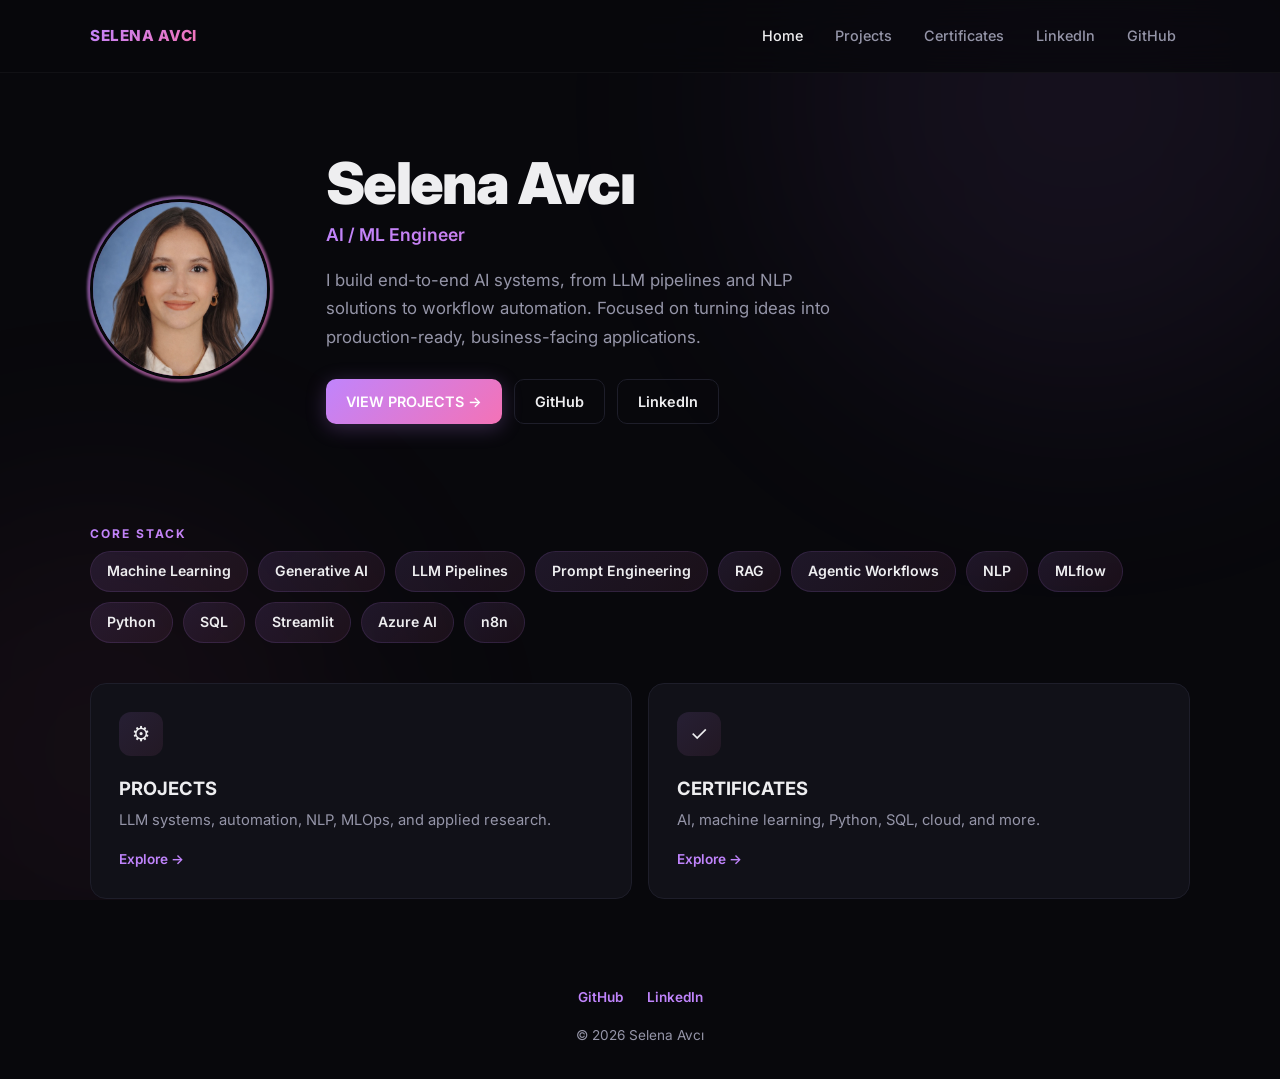
<file: index.html>
<!DOCTYPE html>
<html lang="en">
<head>
  <meta charset="UTF-8" />
  <meta name="viewport" content="width=device-width, initial-scale=1.0" />
  <title>Selena Avcı | AI / ML Engineer</title>
  <meta name="description" content="Selena Avcı - AI / ML Engineer building practical AI systems with production-oriented thinking." />
  <link rel="stylesheet" href="/style.css" />
</head>
<body>
  <div class="bg-glow"></div>

  <header class="topbar">
    <div class="container topbar-inner">
      <a class="brand" href="/">SELENA AVCI</a>
      <nav class="nav">
        <a href="/" class="active">Home</a>
        <a href="/projects/">Projects</a>
        <a href="/certificates/">Certificates</a>
        <a href="https://www.linkedin.com/in/selenaavci" target="_blank" rel="noopener noreferrer">LinkedIn</a>
        <a href="https://github.com/selenaavci" target="_blank" rel="noopener noreferrer">GitHub</a>
      </nav>
    </div>
  </header>

  <main>
    <section class="hero">
      <div class="container">
        <div class="hero-layout fade-in fade-in-1">
          <div class="hero-photo-wrap">
            <img class="hero-photo" src="/assets/profile-pic.jpg" alt="Selena Avci" />
          </div>
          <div class="hero-content">
            <h1 class="hero-name">Selena Avcı</h1>
            <p class="hero-title">AI / ML Engineer</p>
            <p class="hero-bio">
              I build end-to-end AI systems, from LLM pipelines and NLP solutions
              to workflow automation. Focused on turning ideas into production-ready,
              business-facing applications.
            </p>
            <div class="hero-links">
              <a class="hero-link hero-link--primary" href="/projects/">VIEW PROJECTS &rarr;</a>
              <a class="hero-link hero-link--ghost" href="https://github.com/selenaavci" target="_blank" rel="noopener noreferrer">GitHub</a>
              <a class="hero-link hero-link--ghost" href="https://www.linkedin.com/in/selenaavci" target="_blank" rel="noopener noreferrer">LinkedIn</a>
            </div>
          </div>
        </div>
      </div>
    </section>

    <section class="section">
      <div class="container">
        <p class="section-label fade-in fade-in-2">Core Stack</p>
        <div class="skills-row fade-in fade-in-3">
          <span class="skill">Machine Learning</span>
          <span class="skill">Generative AI</span>
          <span class="skill">LLM Pipelines</span>
          <span class="skill">Prompt Engineering</span>
          <span class="skill">RAG</span>
          <span class="skill">Agentic Workflows</span>
          <span class="skill">NLP</span>
          <span class="skill">MLflow</span>
          <span class="skill">Python</span>
          <span class="skill">SQL</span>
          <span class="skill">Streamlit</span>
          <span class="skill">Azure AI</span>
          <span class="skill">n8n</span>
        </div>

        <div class="features fade-in fade-in-4">
          <a class="feature" href="/projects/">
            <div>
              <div class="feature-icon">&#9881;</div>
              <h3>PROJECTS</h3>
              <p>LLM systems, automation, NLP, MLOps, and applied research.</p>
            </div>
            <span class="feature-arrow">Explore &rarr;</span>
          </a>
          <a class="feature" href="/certificates/">
            <div>
              <div class="feature-icon">&#10003;</div>
              <h3>CERTIFICATES</h3>
              <p>AI, machine learning, Python, SQL, cloud, and more.</p>
            </div>
            <span class="feature-arrow">Explore &rarr;</span>
          </a>
        </div>
      </div>
    </section>
  </main>

  <footer class="footer fade-in fade-in-5">
    <div class="container">
      <div class="footer-links">
        <a href="https://github.com/selenaavci" target="_blank" rel="noopener noreferrer">GitHub</a>
        <a href="https://www.linkedin.com/in/selenaavci" target="_blank" rel="noopener noreferrer">LinkedIn</a>
      </div>
      <p>&copy; 2026 Selena Avcı</p>
    </div>
  </footer>
</body>
</html>
</file>
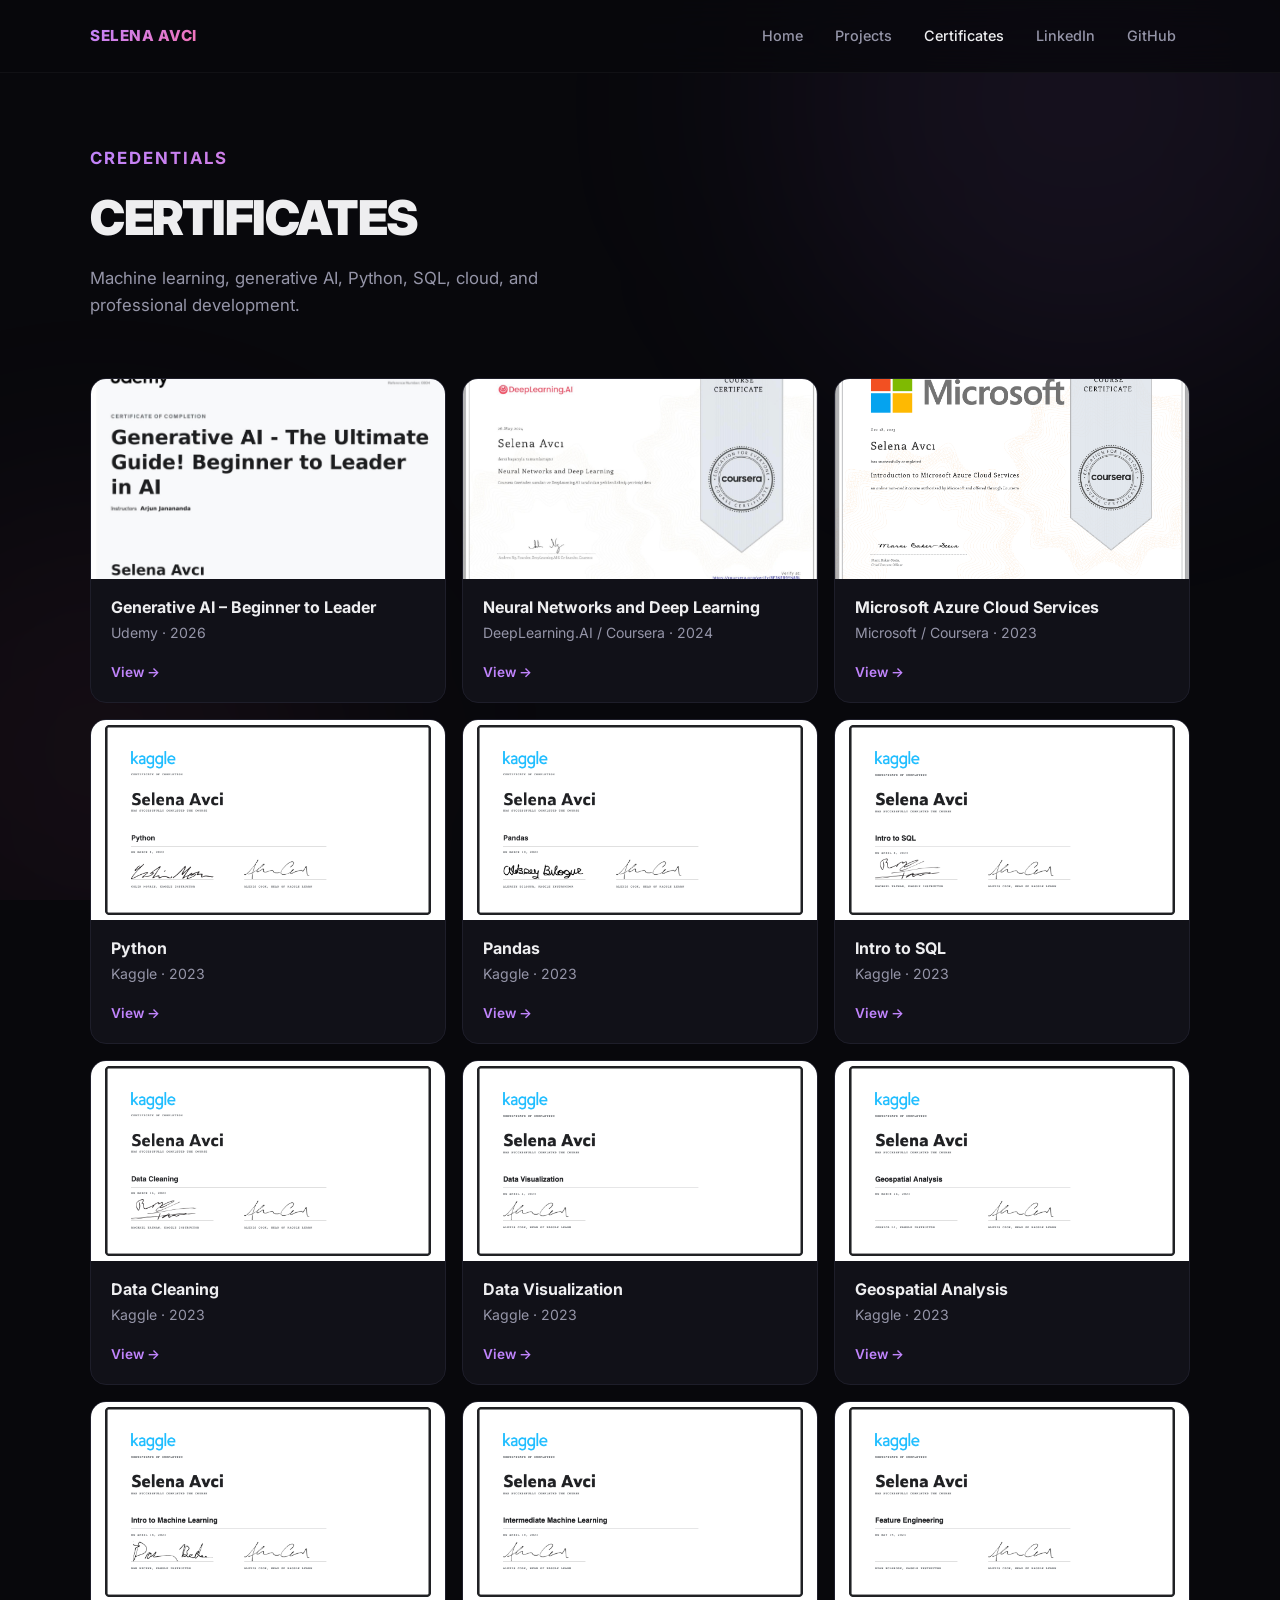
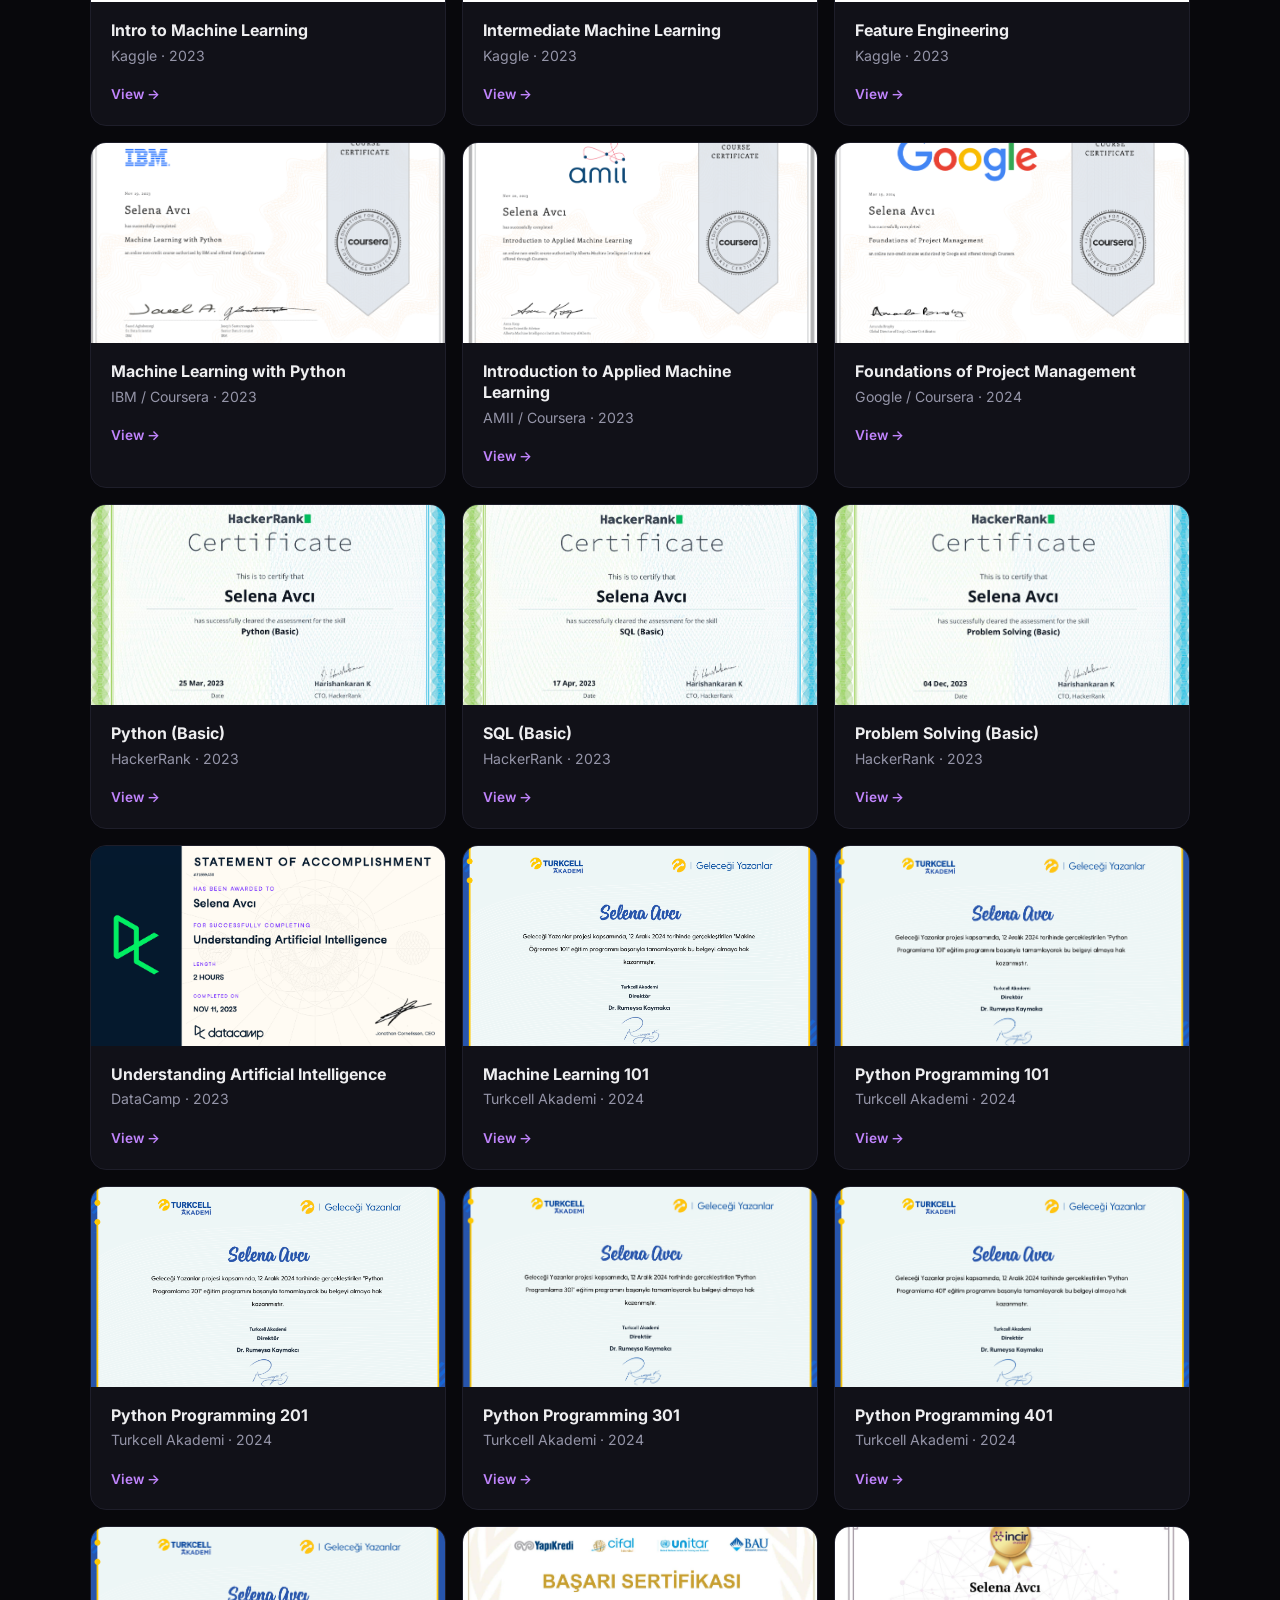
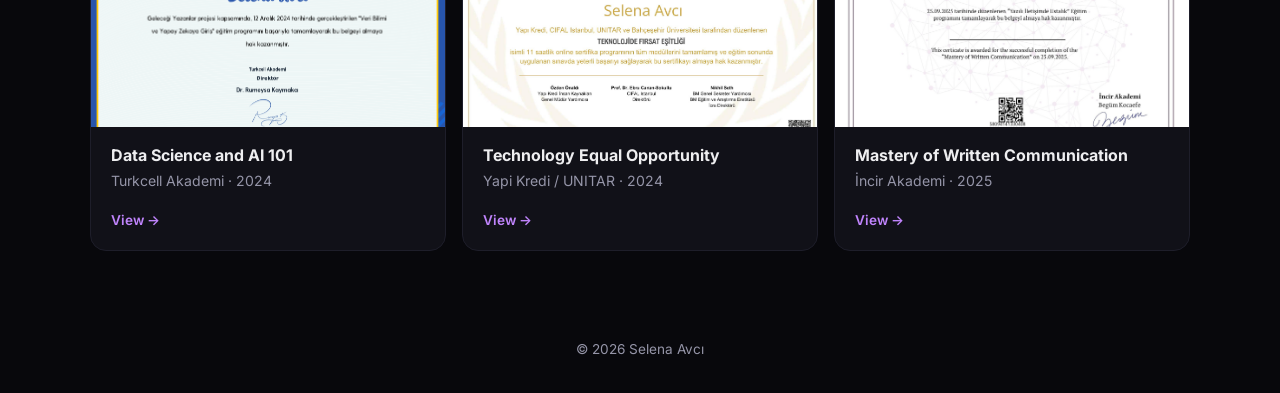
<file: certificates/index.html>
<!DOCTYPE html>
<html lang="en">
<head>
  <meta charset="UTF-8" />
  <meta name="viewport" content="width=device-width, initial-scale=1.0" />
  <title>Certificates | Selena Avcı</title>
  <meta name="description" content="Certificates and learning credentials of Selena Avcı in AI, ML, Python, SQL, cloud, and professional development." />
  <link rel="stylesheet" href="/style.css" />
</head>
<body>
  <div class="bg-glow"></div>

  <header class="topbar">
    <div class="container topbar-inner">
      <a class="brand" href="/">Selena Avcı</a>
      <nav class="nav">
        <a href="/">Home</a>
        <a href="/projects/">Projects</a>
        <a href="/certificates/" class="active">Certificates</a>
        <a href="https://www.linkedin.com/in/selenaavci" target="_blank" rel="noopener noreferrer">LinkedIn</a>
        <a href="https://github.com/selenaavci" target="_blank" rel="noopener noreferrer">GitHub</a>
      </nav>
    </div>
  </header>

  <main>
    <section class="page-header">
      <div class="container fade-in fade-in-1">
        <p class="section-label">Credentials</p>
        <h1>CERTIFICATES</h1>
        <p>Machine learning, generative AI, Python, SQL, cloud, and professional development.</p>
      </div>
    </section>

    <section class="section">
      <div class="container">
        <div class="cert-grid">

          <article class="cert fade-in fade-in-2">
            <div class="cert-img-wrap">
              <img src="/assets/cert-generative-ai-udemy.png" alt="Generative AI certificate" loading="lazy" />
            </div>
            <div class="cert-body">
              <h2>Generative AI &ndash; Beginner to Leader</h2>
              <p>Udemy &middot; 2026</p>
              <a class="cert-view" href="/assets/cert-generative-ai-udemy.png" target="_blank" rel="noopener noreferrer">View &rarr;</a>
            </div>
          </article>

          <article class="cert fade-in fade-in-2">
            <div class="cert-img-wrap">
              <img src="/assets/cert-neural-networks-deeplearningai.png" alt="Neural Networks certificate" loading="lazy" />
            </div>
            <div class="cert-body">
              <h2>Neural Networks and Deep Learning</h2>
              <p>DeepLearning.AI / Coursera &middot; 2024</p>
              <a class="cert-view" href="/assets/cert-neural-networks-deeplearningai.png" target="_blank" rel="noopener noreferrer">View &rarr;</a>
            </div>
          </article>

          <article class="cert fade-in fade-in-2">
            <div class="cert-img-wrap">
              <img src="/assets/cert-microsoft-azure-cloud-services.png" alt="Azure Cloud Services certificate" loading="lazy" />
            </div>
            <div class="cert-body">
              <h2>Microsoft Azure Cloud Services</h2>
              <p>Microsoft / Coursera &middot; 2023</p>
              <a class="cert-view" href="/assets/cert-microsoft-azure-cloud-services.png" target="_blank" rel="noopener noreferrer">View &rarr;</a>
            </div>
          </article>

          <article class="cert fade-in fade-in-3">
            <div class="cert-img-wrap">
              <img src="/assets/cert-kaggle-python.png" alt="Python certificate" loading="lazy" />
            </div>
            <div class="cert-body">
              <h2>Python</h2>
              <p>Kaggle &middot; 2023</p>
              <a class="cert-view" href="/assets/cert-kaggle-python.png" target="_blank" rel="noopener noreferrer">View &rarr;</a>
            </div>
          </article>

          <article class="cert fade-in fade-in-3">
            <div class="cert-img-wrap">
              <img src="/assets/cert-kaggle-pandas.png" alt="Pandas certificate" loading="lazy" />
            </div>
            <div class="cert-body">
              <h2>Pandas</h2>
              <p>Kaggle &middot; 2023</p>
              <a class="cert-view" href="/assets/cert-kaggle-pandas.png" target="_blank" rel="noopener noreferrer">View &rarr;</a>
            </div>
          </article>

          <article class="cert fade-in fade-in-3">
            <div class="cert-img-wrap">
              <img src="/assets/cert-kaggle-intro-to-sql.png" alt="SQL certificate" loading="lazy" />
            </div>
            <div class="cert-body">
              <h2>Intro to SQL</h2>
              <p>Kaggle &middot; 2023</p>
              <a class="cert-view" href="/assets/cert-kaggle-intro-to-sql.png" target="_blank" rel="noopener noreferrer">View &rarr;</a>
            </div>
          </article>

          <article class="cert fade-in fade-in-3">
            <div class="cert-img-wrap">
              <img src="/assets/cert-kaggle-data-cleaning.png" alt="Data Cleaning certificate" loading="lazy" />
            </div>
            <div class="cert-body">
              <h2>Data Cleaning</h2>
              <p>Kaggle &middot; 2023</p>
              <a class="cert-view" href="/assets/cert-kaggle-data-cleaning.png" target="_blank" rel="noopener noreferrer">View &rarr;</a>
            </div>
          </article>

          <article class="cert fade-in fade-in-3">
            <div class="cert-img-wrap">
              <img src="/assets/cert-kaggle-data-visualization.png" alt="Data Visualization certificate" loading="lazy" />
            </div>
            <div class="cert-body">
              <h2>Data Visualization</h2>
              <p>Kaggle &middot; 2023</p>
              <a class="cert-view" href="/assets/cert-kaggle-data-visualization.png" target="_blank" rel="noopener noreferrer">View &rarr;</a>
            </div>
          </article>

          <article class="cert fade-in fade-in-4">
            <div class="cert-img-wrap">
              <img src="/assets/cert-kaggle-geospatial-analysis.png" alt="Geospatial Analysis certificate" loading="lazy" />
            </div>
            <div class="cert-body">
              <h2>Geospatial Analysis</h2>
              <p>Kaggle &middot; 2023</p>
              <a class="cert-view" href="/assets/cert-kaggle-geospatial-analysis.png" target="_blank" rel="noopener noreferrer">View &rarr;</a>
            </div>
          </article>

          <article class="cert fade-in fade-in-4">
            <div class="cert-img-wrap">
              <img src="/assets/cert-kaggle-intro-to-machine-learning.png" alt="Intro to ML certificate" loading="lazy" />
            </div>
            <div class="cert-body">
              <h2>Intro to Machine Learning</h2>
              <p>Kaggle &middot; 2023</p>
              <a class="cert-view" href="/assets/cert-kaggle-intro-to-machine-learning.png" target="_blank" rel="noopener noreferrer">View &rarr;</a>
            </div>
          </article>

          <article class="cert fade-in fade-in-4">
            <div class="cert-img-wrap">
              <img src="/assets/cert-kaggle-intermediate-machine-learning.png" alt="Intermediate ML certificate" loading="lazy" />
            </div>
            <div class="cert-body">
              <h2>Intermediate Machine Learning</h2>
              <p>Kaggle &middot; 2023</p>
              <a class="cert-view" href="/assets/cert-kaggle-intermediate-machine-learning.png" target="_blank" rel="noopener noreferrer">View &rarr;</a>
            </div>
          </article>

          <article class="cert fade-in fade-in-4">
            <div class="cert-img-wrap">
              <img src="/assets/cert-kaggle-feature-engineering.png" alt="Feature Engineering certificate" loading="lazy" />
            </div>
            <div class="cert-body">
              <h2>Feature Engineering</h2>
              <p>Kaggle &middot; 2023</p>
              <a class="cert-view" href="/assets/cert-kaggle-feature-engineering.png" target="_blank" rel="noopener noreferrer">View &rarr;</a>
            </div>
          </article>

          <article class="cert fade-in fade-in-4">
            <div class="cert-img-wrap">
              <img src="/assets/cert-machine-learning-with-python-ibm.png" alt="ML with Python certificate" loading="lazy" />
            </div>
            <div class="cert-body">
              <h2>Machine Learning with Python</h2>
              <p>IBM / Coursera &middot; 2023</p>
              <a class="cert-view" href="/assets/cert-machine-learning-with-python-ibm.png" target="_blank" rel="noopener noreferrer">View &rarr;</a>
            </div>
          </article>

          <article class="cert fade-in fade-in-5">
            <div class="cert-img-wrap">
              <img src="/assets/cert-applied-machine-learning-amii.png" alt="Applied ML certificate" loading="lazy" />
            </div>
            <div class="cert-body">
              <h2>Introduction to Applied Machine Learning</h2>
              <p>AMII / Coursera &middot; 2023</p>
              <a class="cert-view" href="/assets/cert-applied-machine-learning-amii.png" target="_blank" rel="noopener noreferrer">View &rarr;</a>
            </div>
          </article>

          <article class="cert fade-in fade-in-5">
            <div class="cert-img-wrap">
              <img src="/assets/cert-foundations-of-project-management.png" alt="Project Management certificate" loading="lazy" />
            </div>
            <div class="cert-body">
              <h2>Foundations of Project Management</h2>
              <p>Google / Coursera &middot; 2024</p>
              <a class="cert-view" href="/assets/cert-foundations-of-project-management.png" target="_blank" rel="noopener noreferrer">View &rarr;</a>
            </div>
          </article>

          <article class="cert fade-in fade-in-5">
            <div class="cert-img-wrap">
              <img src="/assets/cert-python-basic-hackerrank.png" alt="Python HackerRank certificate" loading="lazy" />
            </div>
            <div class="cert-body">
              <h2>Python (Basic)</h2>
              <p>HackerRank &middot; 2023</p>
              <a class="cert-view" href="/assets/cert-python-basic-hackerrank.png" target="_blank" rel="noopener noreferrer">View &rarr;</a>
            </div>
          </article>

          <article class="cert fade-in fade-in-5">
            <div class="cert-img-wrap">
              <img src="/assets/cert-sql-basic-hackerrank.png" alt="SQL HackerRank certificate" loading="lazy" />
            </div>
            <div class="cert-body">
              <h2>SQL (Basic)</h2>
              <p>HackerRank &middot; 2023</p>
              <a class="cert-view" href="/assets/cert-sql-basic-hackerrank.png" target="_blank" rel="noopener noreferrer">View &rarr;</a>
            </div>
          </article>

          <article class="cert fade-in fade-in-5">
            <div class="cert-img-wrap">
              <img src="/assets/cert-problem-solving-hackerrank.png" alt="Problem Solving certificate" loading="lazy" />
            </div>
            <div class="cert-body">
              <h2>Problem Solving (Basic)</h2>
              <p>HackerRank &middot; 2023</p>
              <a class="cert-view" href="/assets/cert-problem-solving-hackerrank.png" target="_blank" rel="noopener noreferrer">View &rarr;</a>
            </div>
          </article>

          <article class="cert fade-in fade-in-5">
            <div class="cert-img-wrap">
              <img src="/assets/cert-datacamp-understanding-ai.png" alt="Understanding AI certificate" loading="lazy" />
            </div>
            <div class="cert-body">
              <h2>Understanding Artificial Intelligence</h2>
              <p>DataCamp &middot; 2023</p>
              <a class="cert-view" href="/assets/cert-datacamp-understanding-ai.png" target="_blank" rel="noopener noreferrer">View &rarr;</a>
            </div>
          </article>

          <article class="cert fade-in fade-in-5">
            <div class="cert-img-wrap">
              <img src="/assets/cert-turkcell-machine-learning-101.png" alt="ML 101 certificate" loading="lazy" />
            </div>
            <div class="cert-body">
              <h2>Machine Learning 101</h2>
              <p>Turkcell Akademi &middot; 2024</p>
              <a class="cert-view" href="/assets/cert-turkcell-machine-learning-101.png" target="_blank" rel="noopener noreferrer">View &rarr;</a>
            </div>
          </article>

          <article class="cert fade-in fade-in-5">
            <div class="cert-img-wrap">
              <img src="/assets/cert-turkcell-python.png" alt="Python 101 certificate" loading="lazy" />
            </div>
            <div class="cert-body">
              <h2>Python Programming 101</h2>
              <p>Turkcell Akademi &middot; 2024</p>
              <a class="cert-view" href="/assets/cert-turkcell-python.png" target="_blank" rel="noopener noreferrer">View &rarr;</a>
            </div>
          </article>

          <article class="cert fade-in fade-in-5">
            <div class="cert-img-wrap">
              <img src="/assets/cert-turkcell-python-201.png" alt="Python 201 certificate" loading="lazy" />
            </div>
            <div class="cert-body">
              <h2>Python Programming 201</h2>
              <p>Turkcell Akademi &middot; 2024</p>
              <a class="cert-view" href="/assets/cert-turkcell-python-201.png" target="_blank" rel="noopener noreferrer">View &rarr;</a>
            </div>
          </article>

          <article class="cert fade-in fade-in-5">
            <div class="cert-img-wrap">
              <img src="/assets/cert-turkcell-python-301.png" alt="Python 301 certificate" loading="lazy" />
            </div>
            <div class="cert-body">
              <h2>Python Programming 301</h2>
              <p>Turkcell Akademi &middot; 2024</p>
              <a class="cert-view" href="/assets/cert-turkcell-python-301.png" target="_blank" rel="noopener noreferrer">View &rarr;</a>
            </div>
          </article>

          <article class="cert fade-in fade-in-5">
            <div class="cert-img-wrap">
              <img src="/assets/cert-turkcell-python-401.png" alt="Python 401 certificate" loading="lazy" />
            </div>
            <div class="cert-body">
              <h2>Python Programming 401</h2>
              <p>Turkcell Akademi &middot; 2024</p>
              <a class="cert-view" href="/assets/cert-turkcell-python-401.png" target="_blank" rel="noopener noreferrer">View &rarr;</a>
            </div>
          </article>

          <article class="cert fade-in fade-in-5">
            <div class="cert-img-wrap">
              <img src="/assets/cert-turkcell-data-science-ai-101.png" alt="Data Science AI certificate" loading="lazy" />
            </div>
            <div class="cert-body">
              <h2>Data Science and AI 101</h2>
              <p>Turkcell Akademi &middot; 2024</p>
              <a class="cert-view" href="/assets/cert-turkcell-data-science-ai-101.png" target="_blank" rel="noopener noreferrer">View &rarr;</a>
            </div>
          </article>

          <article class="cert fade-in fade-in-5">
            <div class="cert-img-wrap">
              <img src="/assets/cert-technology-equal-opportunity.png" alt="Technology Equal Opportunity certificate" loading="lazy" />
            </div>
            <div class="cert-body">
              <h2>Technology Equal Opportunity</h2>
              <p>Yapi Kredi / UNITAR &middot; 2024</p>
              <a class="cert-view" href="/assets/cert-technology-equal-opportunity.png" target="_blank" rel="noopener noreferrer">View &rarr;</a>
            </div>
          </article>

          <article class="cert fade-in fade-in-5">
            <div class="cert-img-wrap">
              <img src="/assets/cert-written-communication-mastery.png" alt="Written Communication certificate" loading="lazy" />
            </div>
            <div class="cert-body">
              <h2>Mastery of Written Communication</h2>
              <p>İncir Akademi &middot; 2025</p>
              <a class="cert-view" href="/assets/cert-written-communication-mastery.png" target="_blank" rel="noopener noreferrer">View &rarr;</a>
            </div>
          </article>

        </div>
      </div>
    </section>
  </main>

  <footer class="footer">
    <div class="container">
      <p>&copy; 2026 Selena Avcı</p>
    </div>
  </footer>
</body>
</html>
</file>
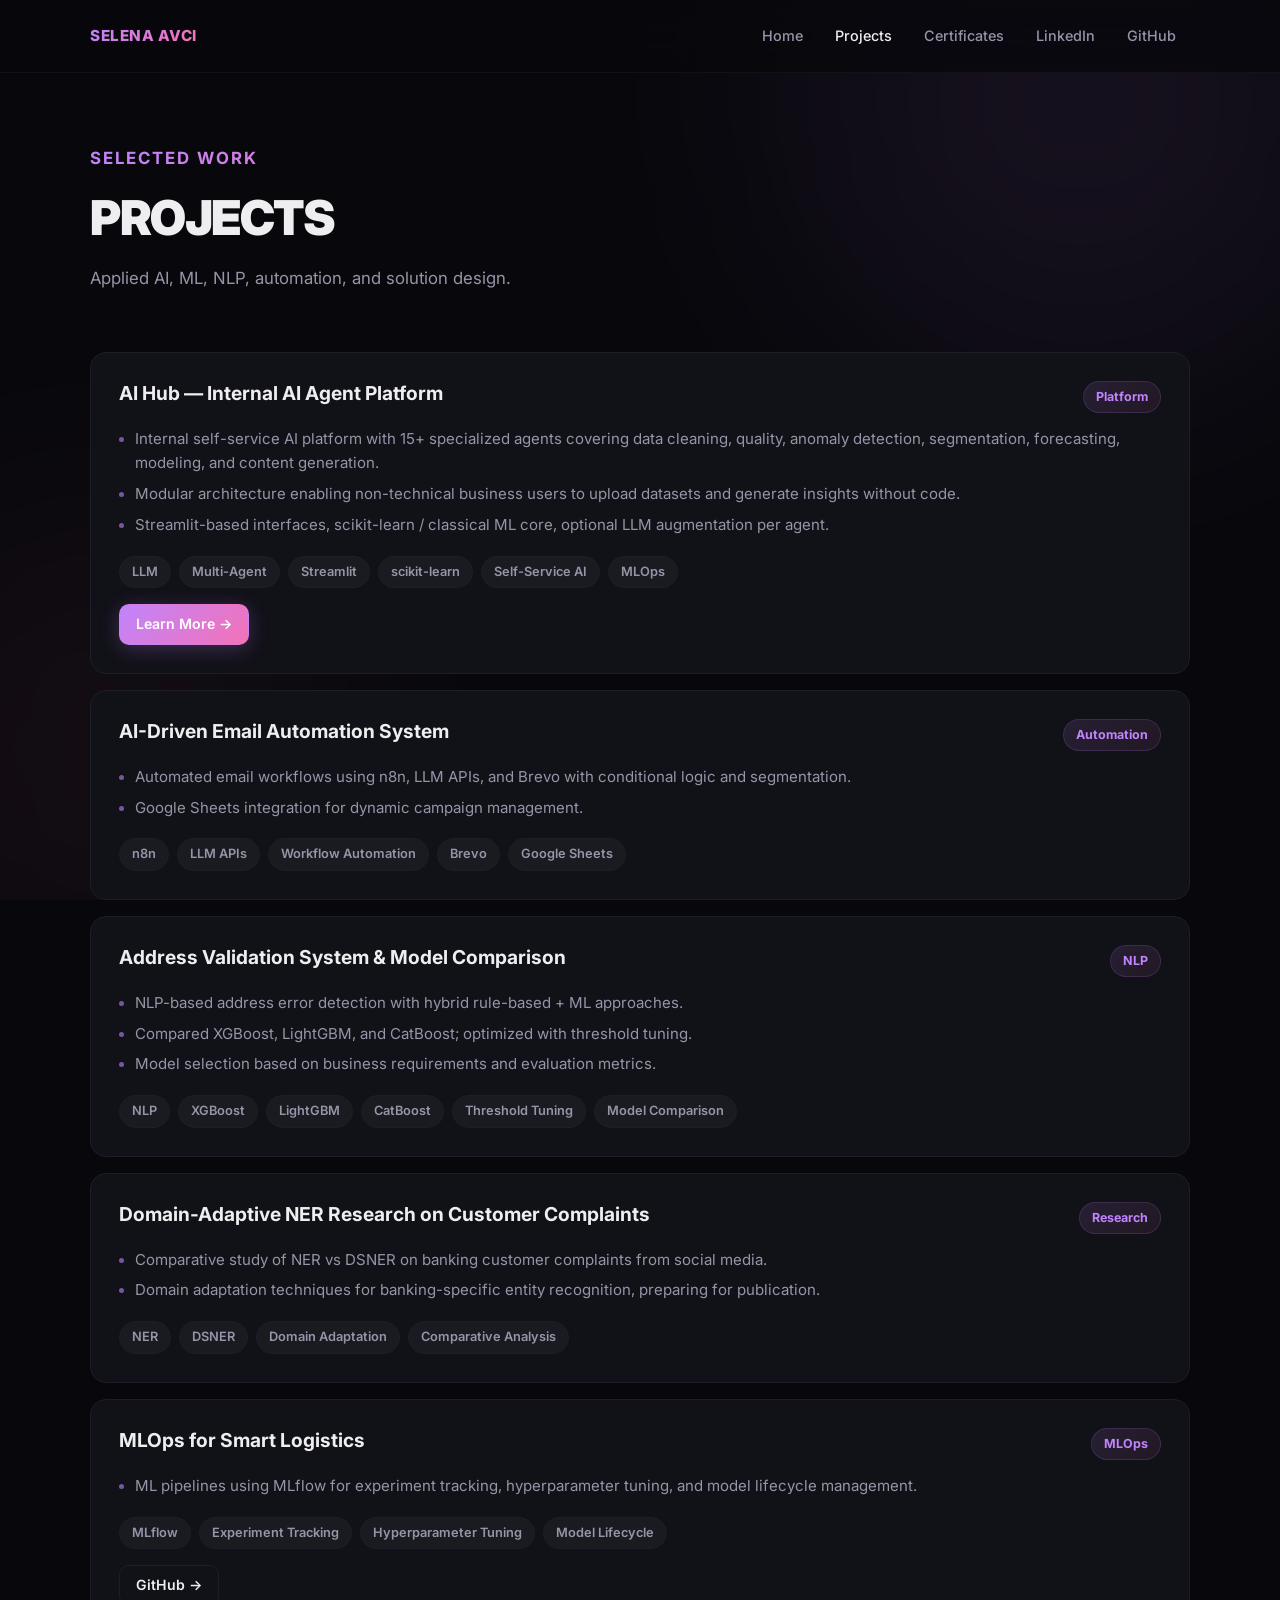
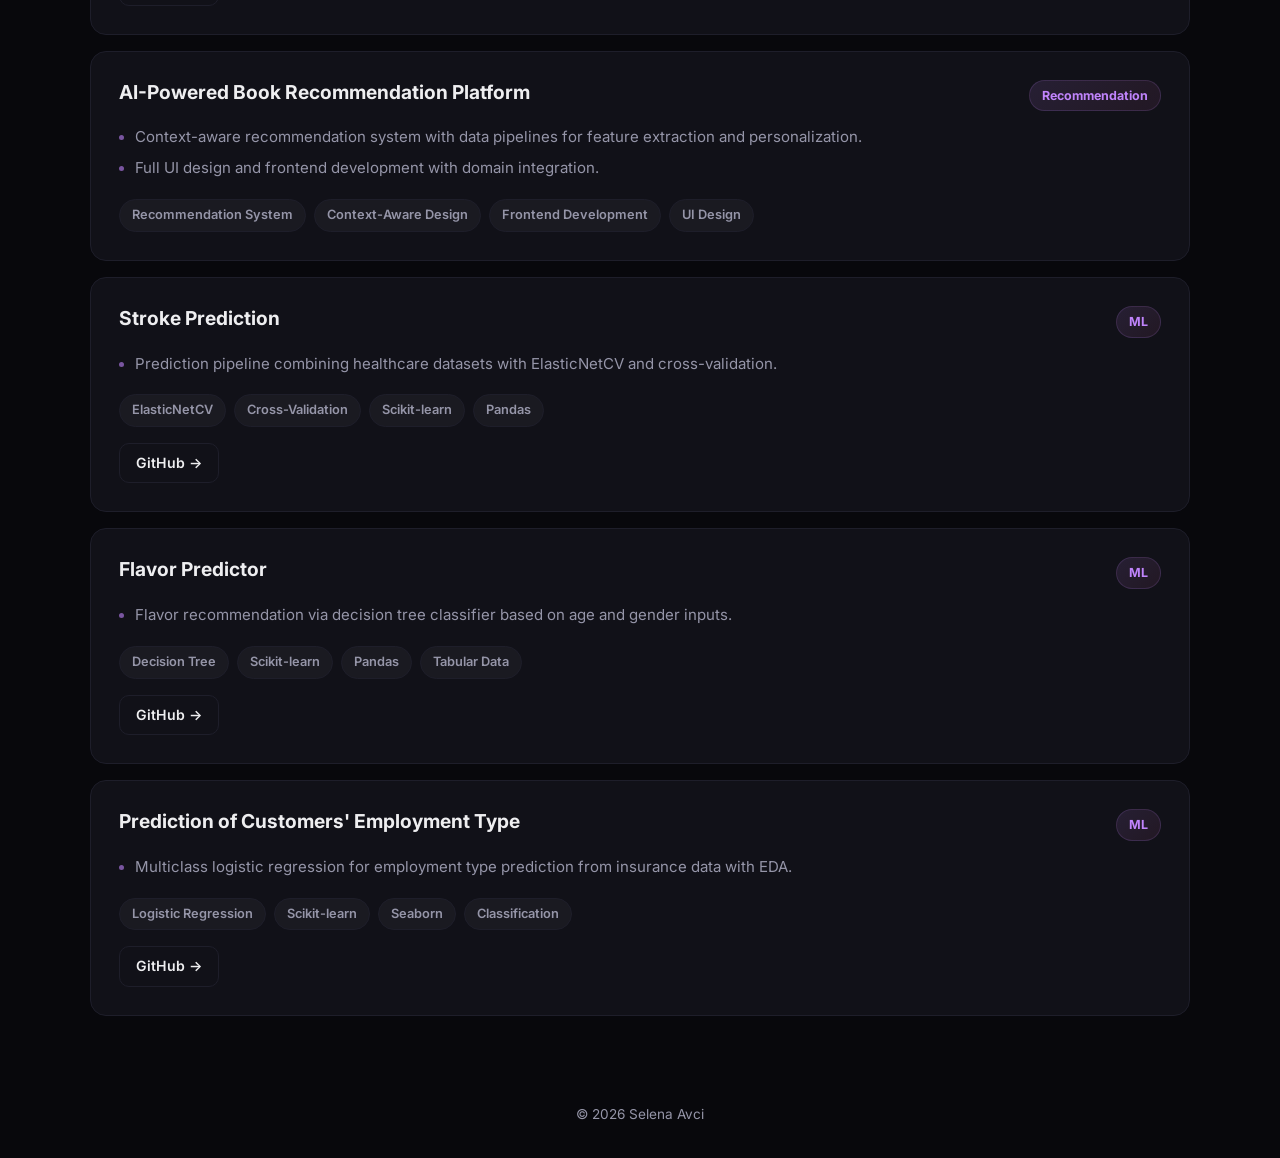
<file: projects/index.html>
<!DOCTYPE html>
<html lang="en">
<head>
  <meta charset="UTF-8" />
  <meta name="viewport" content="width=device-width, initial-scale=1.0" />
  <title>Projects | Selena Avcı</title>
  <meta name="description" content="Selected AI, ML, NLP, automation, and solution design projects by Selena Avcı." />
  <link rel="stylesheet" href="/style.css" />
</head>
<body>
  <div class="bg-glow"></div>

  <header class="topbar">
    <div class="container topbar-inner">
      <a class="brand" href="/">Selena Avcı</a>
      <nav class="nav">
        <a href="/">Home</a>
        <a href="/projects/" class="active">Projects</a>
        <a href="/certificates/">Certificates</a>
        <a href="https://www.linkedin.com/in/selenaavci" target="_blank" rel="noopener noreferrer">LinkedIn</a>
        <a href="https://github.com/selenaavci" target="_blank" rel="noopener noreferrer">GitHub</a>
      </nav>
    </div>
  </header>

  <main>
    <section class="page-header">
      <div class="container fade-in fade-in-1">
        <p class="section-label">Selected Work</p>
        <h1>PROJECTS</h1>
        <p>Applied AI, ML, NLP, automation, and solution design.</p>
      </div>
    </section>

    <section class="section">
      <div class="container">
        <div class="project-grid">

          <article class="project fade-in fade-in-2">
            <div class="project-top">
              <h2>AI Hub &mdash; Internal AI Agent Platform</h2>
              <span class="badge">Platform</span>
            </div>
            <ul class="project-desc">
              <li>Internal self-service AI platform with 15+ specialized agents covering data cleaning, quality, anomaly detection, segmentation, forecasting, modeling, and content generation.</li>
              <li>Modular architecture enabling non-technical business users to upload datasets and generate insights without code.</li>
              <li>Streamlit-based interfaces, scikit-learn / classical ML core, optional LLM augmentation per agent.</li>
            </ul>
            <div class="tags">
              <span class="tag">LLM</span>
              <span class="tag">Multi-Agent</span>
              <span class="tag">Streamlit</span>
              <span class="tag">scikit-learn</span>
              <span class="tag">Self-Service AI</span>
              <span class="tag">MLOps</span>
            </div>
            <a class="project-cta project-cta--primary" href="/projects/ai-hub/">Learn More &rarr;</a>
          </article>

          <article class="project fade-in fade-in-2">
            <div class="project-top">
              <h2>AI-Driven Email Automation System</h2>
              <span class="badge">Automation</span>
            </div>
            <ul class="project-desc">
              <li>Automated email workflows using n8n, LLM APIs, and Brevo with conditional logic and segmentation.</li>
              <li>Google Sheets integration for dynamic campaign management.</li>
            </ul>
            <div class="tags">
              <span class="tag">n8n</span>
              <span class="tag">LLM APIs</span>
              <span class="tag">Workflow Automation</span>
              <span class="tag">Brevo</span>
              <span class="tag">Google Sheets</span>
            </div>
          </article>

          <article class="project fade-in fade-in-3">
            <div class="project-top">
              <h2>Address Validation System & Model Comparison</h2>
              <span class="badge">NLP</span>
            </div>
            <ul class="project-desc">
              <li>NLP-based address error detection with hybrid rule-based + ML approaches.</li>
              <li>Compared XGBoost, LightGBM, and CatBoost; optimized with threshold tuning.</li>
              <li>Model selection based on business requirements and evaluation metrics.</li>
            </ul>
            <div class="tags">
              <span class="tag">NLP</span>
              <span class="tag">XGBoost</span>
              <span class="tag">LightGBM</span>
              <span class="tag">CatBoost</span>
              <span class="tag">Threshold Tuning</span>
              <span class="tag">Model Comparison</span>
            </div>
          </article>

          <article class="project fade-in fade-in-3">
            <div class="project-top">
              <h2>Domain-Adaptive NER Research on Customer Complaints</h2>
              <span class="badge">Research</span>
            </div>
            <ul class="project-desc">
              <li>Comparative study of NER vs DSNER on banking customer complaints from social media.</li>
              <li>Domain adaptation techniques for banking-specific entity recognition, preparing for publication.</li>
            </ul>
            <div class="tags">
              <span class="tag">NER</span>
              <span class="tag">DSNER</span>
              <span class="tag">Domain Adaptation</span>
              <span class="tag">Comparative Analysis</span>
            </div>
          </article>

          <article class="project fade-in fade-in-4">
            <div class="project-top">
              <h2>MLOps for Smart Logistics</h2>
              <span class="badge">MLOps</span>
            </div>
            <ul class="project-desc">
              <li>ML pipelines using MLflow for experiment tracking, hyperparameter tuning, and model lifecycle management.</li>
            </ul>
            <div class="tags">
              <span class="tag">MLflow</span>
              <span class="tag">Experiment Tracking</span>
              <span class="tag">Hyperparameter Tuning</span>
              <span class="tag">Model Lifecycle</span>
            </div>
            <a class="project-cta" href="https://github.com/selenaavci/mlops-delhivery-project" target="_blank" rel="noopener noreferrer">GitHub &rarr;</a>
          </article>

          <article class="project fade-in fade-in-4">
            <div class="project-top">
              <h2>AI-Powered Book Recommendation Platform</h2>
              <span class="badge">Recommendation</span>
            </div>
            <ul class="project-desc">
              <li>Context-aware recommendation system with data pipelines for feature extraction and personalization.</li>
              <li>Full UI design and frontend development with domain integration.</li>
            </ul>
            <div class="tags">
              <span class="tag">Recommendation System</span>
              <span class="tag">Context-Aware Design</span>
              <span class="tag">Frontend Development</span>
              <span class="tag">UI Design</span>
            </div>
          </article>

          <article class="project fade-in fade-in-5">
            <div class="project-top">
              <h2>Stroke Prediction</h2>
              <span class="badge">ML</span>
            </div>
            <ul class="project-desc">
              <li>Prediction pipeline combining healthcare datasets with ElasticNetCV and cross-validation.</li>
            </ul>
            <div class="tags">
              <span class="tag">ElasticNetCV</span>
              <span class="tag">Cross-Validation</span>
              <span class="tag">Scikit-learn</span>
              <span class="tag">Pandas</span>
            </div>
            <a class="project-cta" href="https://github.com/selenaavci/Stroke-Prediction" target="_blank" rel="noopener noreferrer">GitHub &rarr;</a>
          </article>

          <article class="project fade-in fade-in-5">
            <div class="project-top">
              <h2>Flavor Predictor</h2>
              <span class="badge">ML</span>
            </div>
            <ul class="project-desc">
              <li>Flavor recommendation via decision tree classifier based on age and gender inputs.</li>
            </ul>
            <div class="tags">
              <span class="tag">Decision Tree</span>
              <span class="tag">Scikit-learn</span>
              <span class="tag">Pandas</span>
              <span class="tag">Tabular Data</span>
            </div>
            <a class="project-cta" href="https://github.com/selenaavci/FlavorPrediction" target="_blank" rel="noopener noreferrer">GitHub &rarr;</a>
          </article>

          <article class="project fade-in fade-in-5">
            <div class="project-top">
              <h2>Prediction of Customers' Employment Type</h2>
              <span class="badge">ML</span>
            </div>
            <ul class="project-desc">
              <li>Multiclass logistic regression for employment type prediction from insurance data with EDA.</li>
            </ul>
            <div class="tags">
              <span class="tag">Logistic Regression</span>
              <span class="tag">Scikit-learn</span>
              <span class="tag">Seaborn</span>
              <span class="tag">Classification</span>
            </div>
            <a class="project-cta" href="https://github.com/selenaavci/Prediction-of-Customers-EmploymentType" target="_blank" rel="noopener noreferrer">GitHub &rarr;</a>
          </article>

        </div>
      </div>
    </section>
  </main>

  <footer class="footer">
    <div class="container">
      <p>&copy; 2026 Selena Avci</p>
    </div>
  </footer>
</body>
</html>
</file>
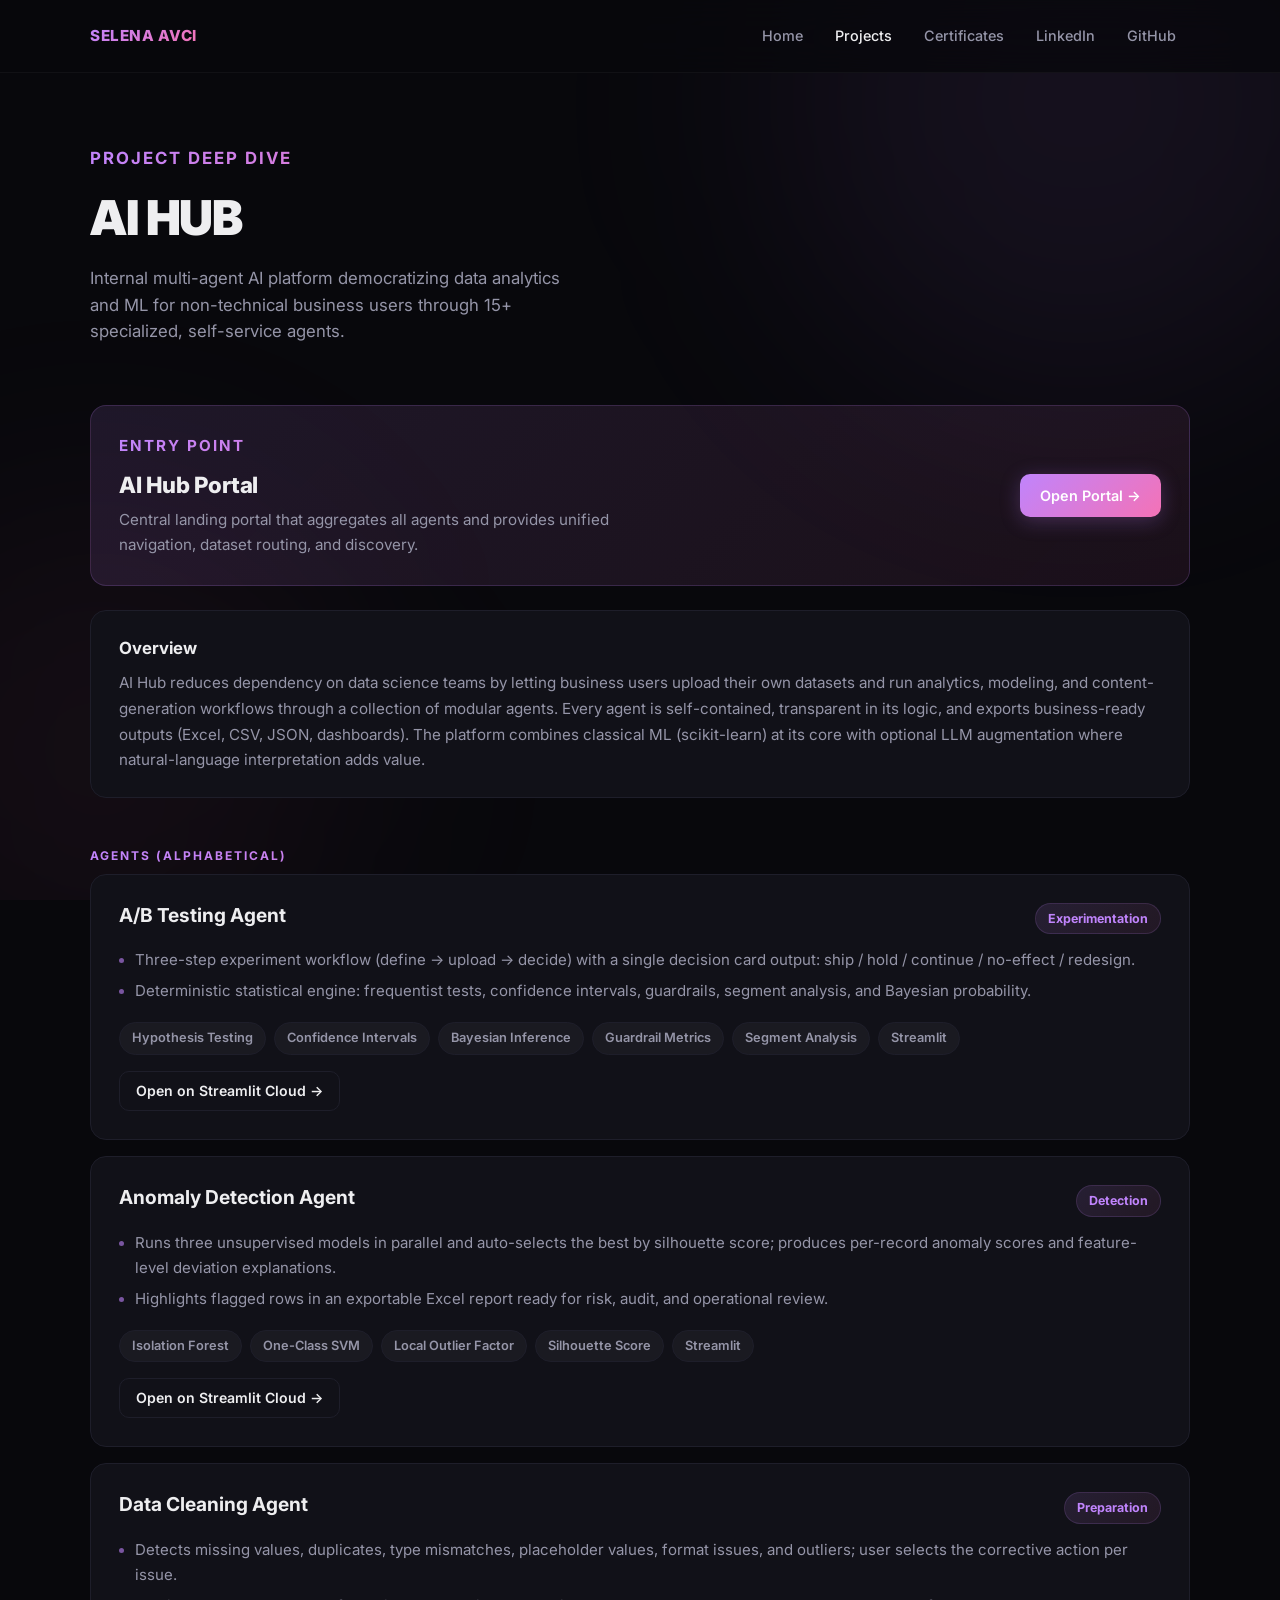
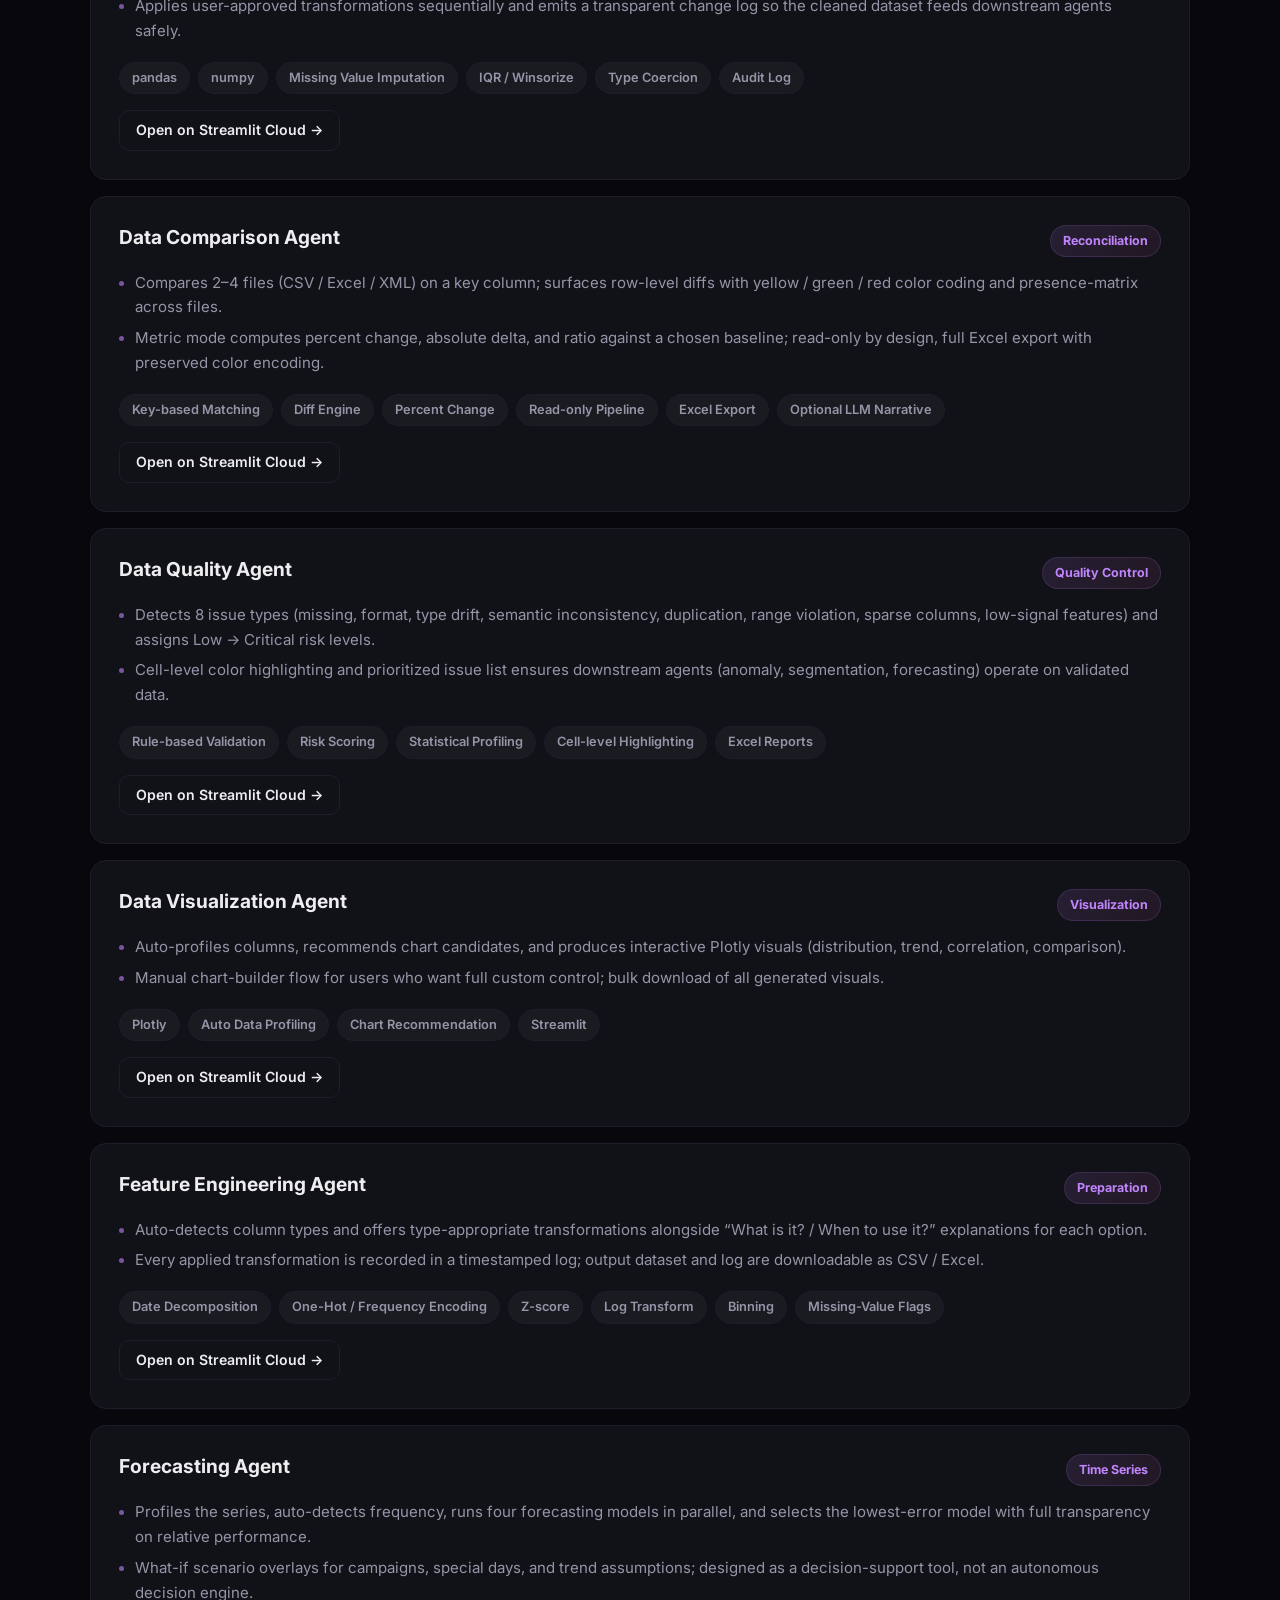
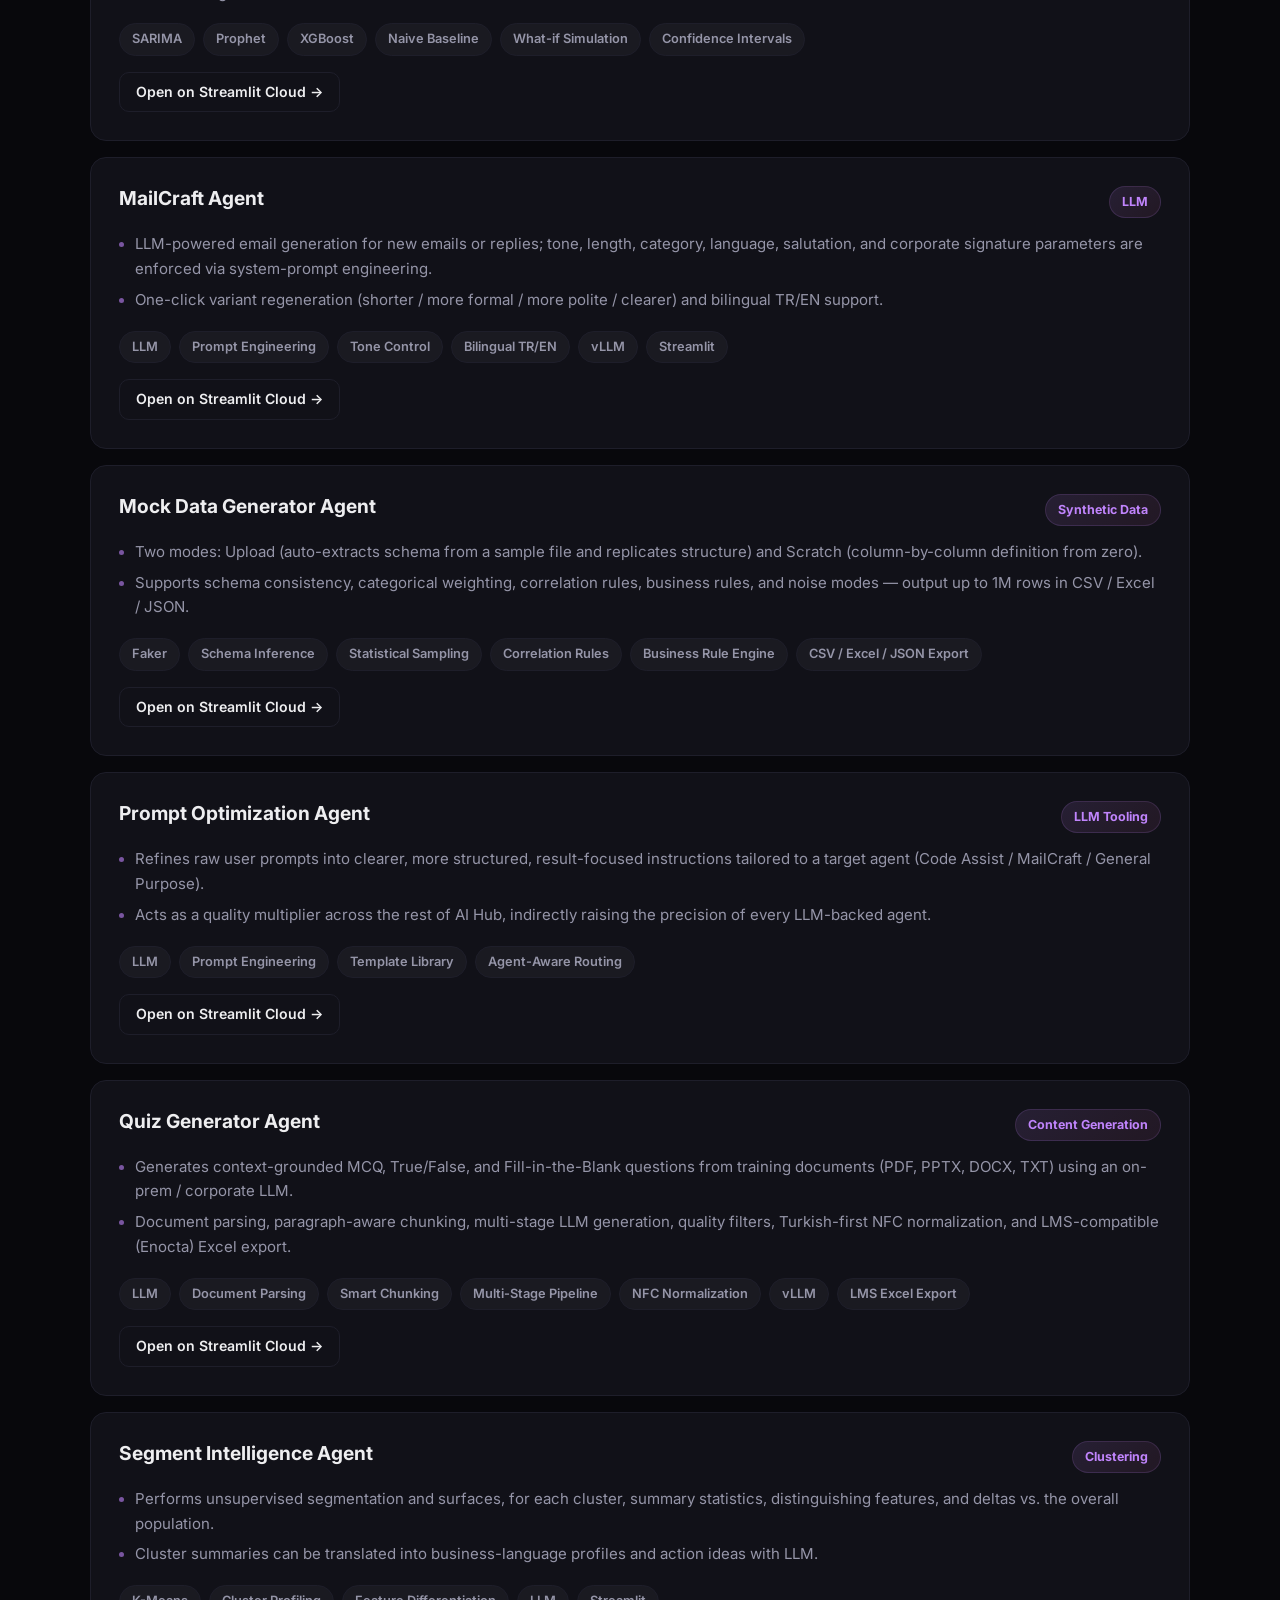
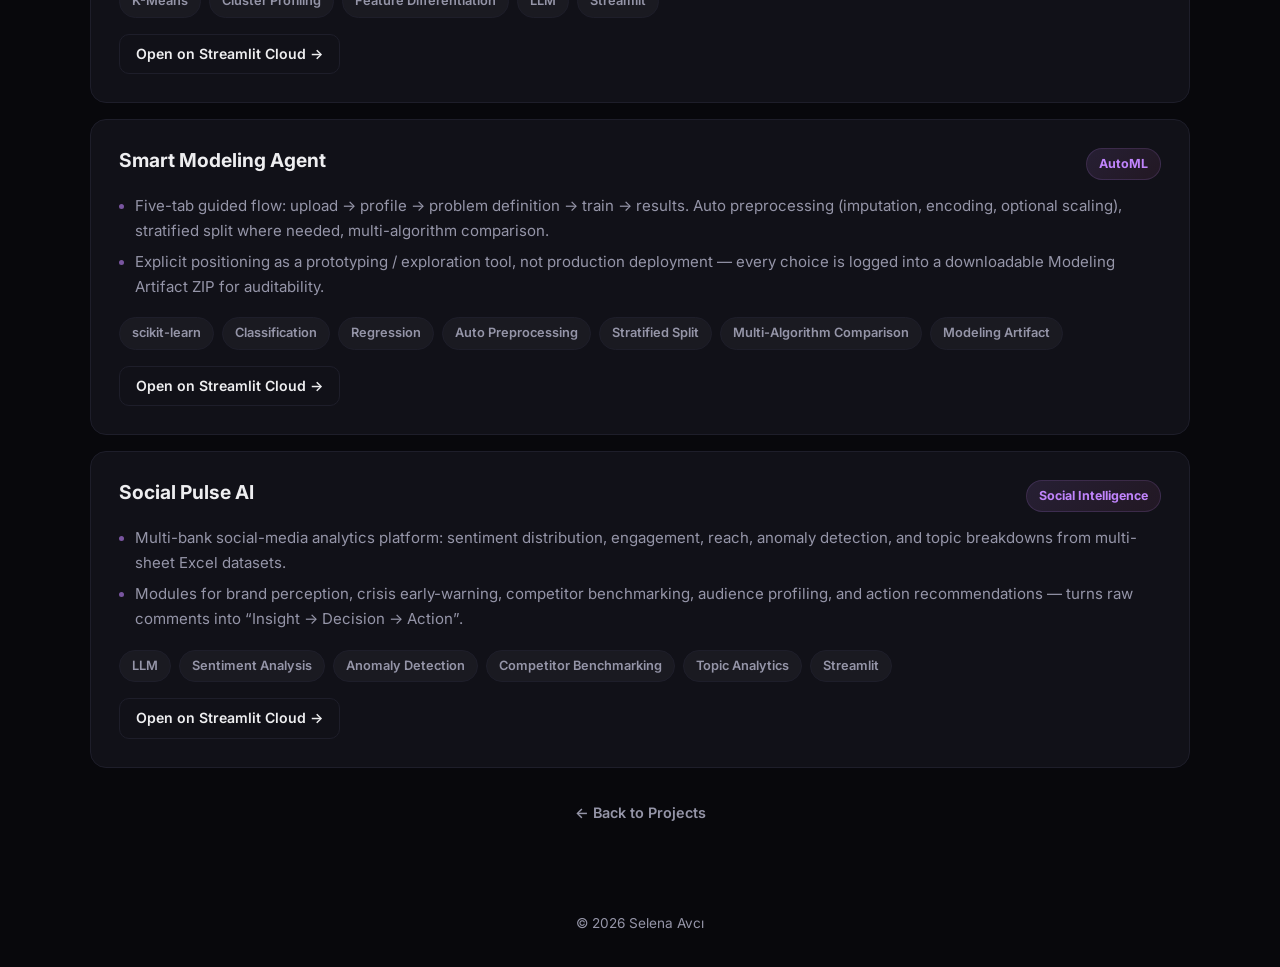
<file: projects/ai-hub/index.html>
<!DOCTYPE html>
<html lang="en">
<head>
  <meta charset="UTF-8" />
  <meta name="viewport" content="width=device-width, initial-scale=1.0" />
  <title>AI Hub | Selena Avcı</title>
  <meta name="description" content="AI Hub — internal multi-agent platform for self-service data analytics and ML, built by Selena Avcı." />
  <link rel="stylesheet" href="/style.css" />
</head>
<body>
  <div class="bg-glow"></div>

  <header class="topbar">
    <div class="container topbar-inner">
      <a class="brand" href="/">Selena Avcı</a>
      <nav class="nav">
        <a href="/">Home</a>
        <a href="/projects/" class="active">Projects</a>
        <a href="/certificates/">Certificates</a>
        <a href="https://www.linkedin.com/in/selenaavci" target="_blank" rel="noopener noreferrer">LinkedIn</a>
        <a href="https://github.com/selenaavci" target="_blank" rel="noopener noreferrer">GitHub</a>
      </nav>
    </div>
  </header>

  <main>
    <section class="page-header">
      <div class="container fade-in fade-in-1">
        <p class="section-label">Project Deep Dive</p>
        <h1>AI HUB</h1>
        <p>Internal multi-agent AI platform democratizing data analytics and ML for non-technical business users through 15+ specialized, self-service agents.</p>
      </div>
    </section>

    <section class="section">
      <div class="container">

        <div class="hub-portal fade-in fade-in-2">
          <div class="hub-portal-text">
            <p class="section-label">Entry Point</p>
            <h2>AI Hub Portal</h2>
            <p>Central landing portal that aggregates all agents and provides unified navigation, dataset routing, and discovery.</p>
          </div>
          <a class="hero-link hero-link--primary" href="https://selenaavci.github.io/aihub-portal.github.io/" target="_blank" rel="noopener noreferrer">Open Portal &rarr;</a>
        </div>

        <div class="hub-overview fade-in fade-in-2">
          <h3>Overview</h3>
          <p>AI Hub reduces dependency on data science teams by letting business users upload their own datasets and run analytics, modeling, and content-generation workflows through a collection of modular agents. Every agent is self-contained, transparent in its logic, and exports business-ready outputs (Excel, CSV, JSON, dashboards). The platform combines classical ML (scikit-learn) at its core with optional LLM augmentation where natural-language interpretation adds value.</p>
        </div>

        <p class="section-label fade-in fade-in-3" style="margin-top:48px;">Agents (Alphabetical)</p>

        <div class="project-grid">

          <article class="project fade-in fade-in-3">
            <div class="project-top">
              <h2>A/B Testing Agent</h2>
              <span class="badge">Experimentation</span>
            </div>
            <ul class="project-desc">
              <li>Three-step experiment workflow (define &rarr; upload &rarr; decide) with a single decision card output: ship / hold / continue / no-effect / redesign.</li>
              <li>Deterministic statistical engine: frequentist tests, confidence intervals, guardrails, segment analysis, and Bayesian probability.</li>
            </ul>
            <div class="tags">
              <span class="tag">Hypothesis Testing</span>
              <span class="tag">Confidence Intervals</span>
              <span class="tag">Bayesian Inference</span>
              <span class="tag">Guardrail Metrics</span>
              <span class="tag">Segment Analysis</span>
              <span class="tag">Streamlit</span>
            </div>
            <a class="project-cta" href="https://ab-testing-agent.streamlit.app" target="_blank" rel="noopener noreferrer">Open on Streamlit Cloud &rarr;</a>
          </article>

          <article class="project fade-in fade-in-3">
            <div class="project-top">
              <h2>Anomaly Detection Agent</h2>
              <span class="badge">Detection</span>
            </div>
            <ul class="project-desc">
              <li>Runs three unsupervised models in parallel and auto-selects the best by silhouette score; produces per-record anomaly scores and feature-level deviation explanations.</li>
              <li>Highlights flagged rows in an exportable Excel report ready for risk, audit, and operational review.</li>
            </ul>
            <div class="tags">
              <span class="tag">Isolation Forest</span>
              <span class="tag">One-Class SVM</span>
              <span class="tag">Local Outlier Factor</span>
              <span class="tag">Silhouette Score</span>
              <span class="tag">Streamlit</span>
            </div>
            <a class="project-cta" href="https://anom-detec.streamlit.app" target="_blank" rel="noopener noreferrer">Open on Streamlit Cloud &rarr;</a>
          </article>

          <article class="project fade-in fade-in-3">
            <div class="project-top">
              <h2>Data Cleaning Agent</h2>
              <span class="badge">Preparation</span>
            </div>
            <ul class="project-desc">
              <li>Detects missing values, duplicates, type mismatches, placeholder values, format issues, and outliers; user selects the corrective action per issue.</li>
              <li>Applies user-approved transformations sequentially and emits a transparent change log so the cleaned dataset feeds downstream agents safely.</li>
            </ul>
            <div class="tags">
              <span class="tag">pandas</span>
              <span class="tag">numpy</span>
              <span class="tag">Missing Value Imputation</span>
              <span class="tag">IQR / Winsorize</span>
              <span class="tag">Type Coercion</span>
              <span class="tag">Audit Log</span>
            </div>
            <a class="project-cta" href="https://data-cleaningagent.streamlit.app" target="_blank" rel="noopener noreferrer">Open on Streamlit Cloud &rarr;</a>
          </article>

          <article class="project fade-in fade-in-4">
            <div class="project-top">
              <h2>Data Comparison Agent</h2>
              <span class="badge">Reconciliation</span>
            </div>
            <ul class="project-desc">
              <li>Compares 2&ndash;4 files (CSV / Excel / XML) on a key column; surfaces row-level diffs with yellow / green / red color coding and presence-matrix across files.</li>
              <li>Metric mode computes percent change, absolute delta, and ratio against a chosen baseline; read-only by design, full Excel export with preserved color encoding.</li>
            </ul>
            <div class="tags">
              <span class="tag">Key-based Matching</span>
              <span class="tag">Diff Engine</span>
              <span class="tag">Percent Change</span>
              <span class="tag">Read-only Pipeline</span>
              <span class="tag">Excel Export</span>
              <span class="tag">Optional LLM Narrative</span>
            </div>
            <a class="project-cta" href="https://data-comparison-agent.streamlit.app" target="_blank" rel="noopener noreferrer">Open on Streamlit Cloud &rarr;</a>
          </article>

          <article class="project fade-in fade-in-4">
            <div class="project-top">
              <h2>Data Quality Agent</h2>
              <span class="badge">Quality Control</span>
            </div>
            <ul class="project-desc">
              <li>Detects 8 issue types (missing, format, type drift, semantic inconsistency, duplication, range violation, sparse columns, low-signal features) and assigns Low &rarr; Critical risk levels.</li>
              <li>Cell-level color highlighting and prioritized issue list ensures downstream agents (anomaly, segmentation, forecasting) operate on validated data.</li>
            </ul>
            <div class="tags">
              <span class="tag">Rule-based Validation</span>
              <span class="tag">Risk Scoring</span>
              <span class="tag">Statistical Profiling</span>
              <span class="tag">Cell-level Highlighting</span>
              <span class="tag">Excel Reports</span>
            </div>
            <a class="project-cta" href="https://data-quality-agent.streamlit.app" target="_blank" rel="noopener noreferrer">Open on Streamlit Cloud &rarr;</a>
          </article>

          <article class="project fade-in fade-in-4">
            <div class="project-top">
              <h2>Data Visualization Agent</h2>
              <span class="badge">Visualization</span>
            </div>
            <ul class="project-desc">
              <li>Auto-profiles columns, recommends chart candidates, and produces interactive Plotly visuals (distribution, trend, correlation, comparison).</li>
              <li>Manual chart-builder flow for users who want full custom control; bulk download of all generated visuals.</li>
            </ul>
            <div class="tags">
              <span class="tag">Plotly</span>
              <span class="tag">Auto Data Profiling</span>
              <span class="tag">Chart Recommendation</span>
              <span class="tag">Streamlit</span>
            </div>
            <a class="project-cta" href="https://data-visualization-agent.streamlit.app" target="_blank" rel="noopener noreferrer">Open on Streamlit Cloud &rarr;</a>
          </article>

          <article class="project fade-in fade-in-4">
            <div class="project-top">
              <h2>Feature Engineering Agent</h2>
              <span class="badge">Preparation</span>
            </div>
            <ul class="project-desc">
              <li>Auto-detects column types and offers type-appropriate transformations alongside &ldquo;What is it? / When to use it?&rdquo; explanations for each option.</li>
              <li>Every applied transformation is recorded in a timestamped log; output dataset and log are downloadable as CSV / Excel.</li>
            </ul>
            <div class="tags">
              <span class="tag">Date Decomposition</span>
              <span class="tag">One-Hot / Frequency Encoding</span>
              <span class="tag">Z-score</span>
              <span class="tag">Log Transform</span>
              <span class="tag">Binning</span>
              <span class="tag">Missing-Value Flags</span>
            </div>
            <a class="project-cta" href="https://feature-engineering-agent.streamlit.app" target="_blank" rel="noopener noreferrer">Open on Streamlit Cloud &rarr;</a>
          </article>

          <article class="project fade-in fade-in-5">
            <div class="project-top">
              <h2>Forecasting Agent</h2>
              <span class="badge">Time Series</span>
            </div>
            <ul class="project-desc">
              <li>Profiles the series, auto-detects frequency, runs four forecasting models in parallel, and selects the lowest-error model with full transparency on relative performance.</li>
              <li>What-if scenario overlays for campaigns, special days, and trend assumptions; designed as a decision-support tool, not an autonomous decision engine.</li>
            </ul>
            <div class="tags">
              <span class="tag">SARIMA</span>
              <span class="tag">Prophet</span>
              <span class="tag">XGBoost</span>
              <span class="tag">Naive Baseline</span>
              <span class="tag">What-if Simulation</span>
              <span class="tag">Confidence Intervals</span>
            </div>
            <a class="project-cta" href="https://forecasting-agent.streamlit.app" target="_blank" rel="noopener noreferrer">Open on Streamlit Cloud &rarr;</a>
          </article>

          <article class="project fade-in fade-in-5">
            <div class="project-top">
              <h2>MailCraft Agent</h2>
              <span class="badge">LLM</span>
            </div>
            <ul class="project-desc">
              <li>LLM-powered email generation for new emails or replies; tone, length, category, language, salutation, and corporate signature parameters are enforced via system-prompt engineering.</li>
              <li>One-click variant regeneration (shorter / more formal / more polite / clearer) and bilingual TR/EN support.</li>
            </ul>
            <div class="tags">
              <span class="tag">LLM</span>
              <span class="tag">Prompt Engineering</span>
              <span class="tag">Tone Control</span>
              <span class="tag">Bilingual TR/EN</span>
              <span class="tag">vLLM</span>
              <span class="tag">Streamlit</span>
            </div>
            <a class="project-cta" href="https://email-generator-agent.streamlit.app" target="_blank" rel="noopener noreferrer">Open on Streamlit Cloud &rarr;</a>
          </article>

          <article class="project fade-in fade-in-5">
            <div class="project-top">
              <h2>Mock Data Generator Agent</h2>
              <span class="badge">Synthetic Data</span>
            </div>
            <ul class="project-desc">
              <li>Two modes: Upload (auto-extracts schema from a sample file and replicates structure) and Scratch (column-by-column definition from zero).</li>
              <li>Supports schema consistency, categorical weighting, correlation rules, business rules, and noise modes — output up to 1M rows in CSV / Excel / JSON.</li>
            </ul>
            <div class="tags">
              <span class="tag">Faker</span>
              <span class="tag">Schema Inference</span>
              <span class="tag">Statistical Sampling</span>
              <span class="tag">Correlation Rules</span>
              <span class="tag">Business Rule Engine</span>
              <span class="tag">CSV / Excel / JSON Export</span>
            </div>
            <a class="project-cta" href="https://mock-data-generator.streamlit.app" target="_blank" rel="noopener noreferrer">Open on Streamlit Cloud &rarr;</a>
          </article>

          <article class="project fade-in fade-in-5">
            <div class="project-top">
              <h2>Prompt Optimization Agent</h2>
              <span class="badge">LLM Tooling</span>
            </div>
            <ul class="project-desc">
              <li>Refines raw user prompts into clearer, more structured, result-focused instructions tailored to a target agent (Code Assist / MailCraft / General Purpose).</li>
              <li>Acts as a quality multiplier across the rest of AI Hub, indirectly raising the precision of every LLM-backed agent.</li>
            </ul>
            <div class="tags">
              <span class="tag">LLM</span>
              <span class="tag">Prompt Engineering</span>
              <span class="tag">Template Library</span>
              <span class="tag">Agent-Aware Routing</span>
            </div>
            <a class="project-cta" href="https://prompt-optimization.streamlit.app" target="_blank" rel="noopener noreferrer">Open on Streamlit Cloud &rarr;</a>
          </article>

          <article class="project fade-in fade-in-5">
            <div class="project-top">
              <h2>Quiz Generator Agent</h2>
              <span class="badge">Content Generation</span>
            </div>
            <ul class="project-desc">
              <li>Generates context-grounded MCQ, True/False, and Fill-in-the-Blank questions from training documents (PDF, PPTX, DOCX, TXT) using an on-prem / corporate LLM.</li>
              <li>Document parsing, paragraph-aware chunking, multi-stage LLM generation, quality filters, Turkish-first NFC normalization, and LMS-compatible (Enocta) Excel export.</li>
            </ul>
            <div class="tags">
              <span class="tag">LLM</span>
              <span class="tag">Document Parsing</span>
              <span class="tag">Smart Chunking</span>
              <span class="tag">Multi-Stage Pipeline</span>
              <span class="tag">NFC Normalization</span>
              <span class="tag">vLLM</span>
              <span class="tag">LMS Excel Export</span>
            </div>
            <a class="project-cta" href="https://quiz-generator-agentt.streamlit.app target="_blank" rel="noopener noreferrer">Open on Streamlit Cloud &rarr;</a>
          </article>

          <article class="project fade-in fade-in-5">
            <div class="project-top">
              <h2>Segment Intelligence Agent</h2>
              <span class="badge">Clustering</span>
            </div>
            <ul class="project-desc">
              <li>Performs unsupervised segmentation and surfaces, for each cluster, summary statistics, distinguishing features, and deltas vs. the overall population.</li>
              <li>Cluster summaries can be translated into business-language profiles and action ideas with LLM.</li>
            </ul>
            <div class="tags">
              <span class="tag">K-Means</span>
              <span class="tag">Cluster Profiling</span>
              <span class="tag">Feature Differentiation</span>
              <span class="tag">LLM</span>
              <span class="tag">Streamlit</span>
            </div>
            <a class="project-cta" href="https://segment-intelligence.streamlit.app" target="_blank" rel="noopener noreferrer">Open on Streamlit Cloud &rarr;</a>
          </article>

          <article class="project fade-in fade-in-5">
            <div class="project-top">
              <h2>Smart Modeling Agent</h2>
              <span class="badge">AutoML</span>
            </div>
            <ul class="project-desc">
              <li>Five-tab guided flow: upload &rarr; profile &rarr; problem definition &rarr; train &rarr; results. Auto preprocessing (imputation, encoding, optional scaling), stratified split where needed, multi-algorithm comparison.</li>
              <li>Explicit positioning as a prototyping / exploration tool, not production deployment — every choice is logged into a downloadable Modeling Artifact ZIP for auditability.</li>
            </ul>
            <div class="tags">
              <span class="tag">scikit-learn</span>
              <span class="tag">Classification</span>
              <span class="tag">Regression</span>
              <span class="tag">Auto Preprocessing</span>
              <span class="tag">Stratified Split</span>
              <span class="tag">Multi-Algorithm Comparison</span>
              <span class="tag">Modeling Artifact</span>
            </div>
            <a class="project-cta" href="https://smart-modeling-agent.streamlit.app" target="_blank" rel="noopener noreferrer">Open on Streamlit Cloud &rarr;</a>
          </article>

          <article class="project fade-in fade-in-5">
            <div class="project-top">
              <h2>Social Pulse AI</h2>
              <span class="badge">Social Intelligence</span>
            </div>
            <ul class="project-desc">
              <li>Multi-bank social-media analytics platform: sentiment distribution, engagement, reach, anomaly detection, and topic breakdowns from multi-sheet Excel datasets.</li>
              <li>Modules for brand perception, crisis early-warning, competitor benchmarking, audience profiling, and action recommendations — turns raw comments into &ldquo;Insight &rarr; Decision &rarr; Action&rdquo;.</li>
            </ul>
            <div class="tags">
              <span class="tag">LLM</span>
              <span class="tag">Sentiment Analysis</span>
              <span class="tag">Anomaly Detection</span>
              <span class="tag">Competitor Benchmarking</span>
              <span class="tag">Topic Analytics</span>
              <span class="tag">Streamlit</span>
            </div>
            <a class="project-cta" href="https://social-intelligence-agent.streamlit.app" target="_blank" rel="noopener noreferrer">Open on Streamlit Cloud &rarr;</a>
          </article>

        </div>

        <div class="back-link fade-in fade-in-5">
          <a href="/projects/">&larr; Back to Projects</a>
        </div>

      </div>
    </section>
  </main>

  <footer class="footer">
    <div class="container">
      <p>&copy; 2026 Selena Avcı</p>
    </div>
  </footer>
</body>
</html>
</file>
<file: style.css>
@import url('https://fonts.googleapis.com/css2?family=Inter:wght@400;500;600;700;800;900&display=swap');

:root {
  --bg: #08080c;
  --surface: #111118;
  --surface-2: #16161f;
  --border: #1e1e2a;
  --border-hover: #2a2a3a;
  --text: #eeeef0;
  --text-secondary: #9595a8;
  --accent: #c084fc;
  --accent-2: #f472b6;
  --accent-glow: rgba(192, 132, 252, 0.15);
  --gradient: linear-gradient(135deg, #c084fc, #f472b6);
  --gradient-subtle: linear-gradient(135deg, rgba(192,132,252,0.12), rgba(244,114,182,0.08));
  --radius: 16px;
  --radius-sm: 10px;
  --max-width: 1100px;
  --transition: 0.3s cubic-bezier(0.4, 0, 0.2, 1);
}

* { box-sizing: border-box; margin: 0; padding: 0; }

html { scroll-behavior: smooth; }

body {
  font-family: 'Inter', system-ui, -apple-system, sans-serif;
  background: var(--bg);
  color: var(--text);
  line-height: 1.6;
  -webkit-font-smoothing: antialiased;
}

a { color: inherit; text-decoration: none; }
img { max-width: 100%; display: block; }
ul { list-style: none; }

.container {
  width: min(var(--max-width), calc(100% - 48px));
  margin: 0 auto;
}

/* ─── Topbar ─── */
.topbar {
  position: sticky;
  top: 0;
  z-index: 100;
  backdrop-filter: blur(20px) saturate(1.4);
  -webkit-backdrop-filter: blur(20px) saturate(1.4);
  background: rgba(8, 8, 12, 0.8);
  border-bottom: 1px solid rgba(255,255,255,0.04);
}

.topbar-inner {
  height: 72px;
  display: flex;
  align-items: center;
  justify-content: space-between;
  gap: 16px;
}

.brand {
  font-size: 0.95rem;
  font-weight: 800;
  letter-spacing: 0.5px;
  text-transform: uppercase;
  background: var(--gradient);
  -webkit-background-clip: text;
  -webkit-text-fill-color: transparent;
  background-clip: text;
}

.nav {
  display: flex;
  align-items: center;
  gap: 4px;
}

.nav a {
  color: var(--text-secondary);
  padding: 8px 14px;
  border-radius: var(--radius-sm);
  font-size: 0.9rem;
  font-weight: 500;
  transition: var(--transition);
  position: relative;
}

.nav a:hover {
  color: var(--text);
  background: rgba(255,255,255,0.05);
}

.nav a.active {
  color: var(--text);
}

/* ─── Animated Background Orbs ─── */
.bg-glow {
  position: fixed;
  top: 0;
  left: 0;
  right: 0;
  height: 100vh;
  pointer-events: none;
  z-index: 0;
  overflow: hidden;
}

.bg-glow::before,
.bg-glow::after {
  content: '';
  position: absolute;
  border-radius: 50%;
  filter: blur(120px);
  animation: float 20s ease-in-out infinite;
}

.bg-glow::before {
  width: 600px;
  height: 600px;
  background: rgba(192, 132, 252, 0.07);
  top: -200px;
  right: -100px;
}

.bg-glow::after {
  width: 500px;
  height: 500px;
  background: rgba(244, 114, 182, 0.05);
  bottom: -100px;
  left: -150px;
  animation-delay: -10s;
}

@keyframes float {
  0%, 100% { transform: translate(0, 0) scale(1); }
  33% { transform: translate(30px, -30px) scale(1.05); }
  66% { transform: translate(-20px, 20px) scale(0.95); }
}

/* ─── Fade In Animation ─── */
@keyframes fadeUp {
  from { opacity: 0; transform: translateY(24px); }
  to { opacity: 1; transform: translateY(0); }
}

.fade-in {
  animation: fadeUp 0.7s cubic-bezier(0.16, 1, 0.3, 1) both;
}

.fade-in-1 { animation-delay: 0.05s; }
.fade-in-2 { animation-delay: 0.15s; }
.fade-in-3 { animation-delay: 0.25s; }
.fade-in-4 { animation-delay: 0.35s; }
.fade-in-5 { animation-delay: 0.45s; }

/* ─── Hero ─── */
.hero {
  padding: 80px 0 60px;
  position: relative;
  z-index: 1;
}

.hero-layout {
  display: flex;
  align-items: center;
  gap: 56px;
}

.hero-photo-wrap {
  flex-shrink: 0;
  position: relative;
}

.hero-photo-wrap::before {
  content: '';
  position: absolute;
  inset: -3px;
  border-radius: 50%;
  background: var(--gradient);
  opacity: 0.6;
  z-index: 0;
  filter: blur(1px);
}

.hero-photo {
  width: 180px;
  height: 180px;
  border-radius: 50%;
  object-fit: cover;
  object-position: center 15%;
  position: relative;
  z-index: 1;
  border: 3px solid var(--bg);
}

.hero-content {
  flex: 1;
  min-width: 0;
}

.hero-name {
  font-size: clamp(2.4rem, 5vw, 3.6rem);
  font-weight: 900;
  letter-spacing: -0.03em;
  line-height: 1.05;
  margin-bottom: 8px;
}

.hero-title {
  font-size: 1.1rem;
  font-weight: 600;
  background: var(--gradient);
  -webkit-background-clip: text;
  -webkit-text-fill-color: transparent;
  background-clip: text;
  margin-bottom: 16px;
}

.hero-bio {
  color: var(--text-secondary);
  font-size: 1.05rem;
  max-width: 540px;
  line-height: 1.7;
}

.hero-links {
  display: flex;
  gap: 12px;
  margin-top: 28px;
}

.hero-link {
  display: inline-flex;
  align-items: center;
  gap: 8px;
  padding: 10px 20px;
  border-radius: var(--radius-sm);
  font-weight: 600;
  font-size: 0.9rem;
  transition: var(--transition);
}

.hero-link--primary {
  background: var(--gradient);
  color: #fff;
  box-shadow: 0 4px 20px rgba(192, 132, 252, 0.25);
}

.hero-link--primary:hover {
  box-shadow: 0 6px 28px rgba(192, 132, 252, 0.35);
  transform: translateY(-1px);
}

.hero-link--ghost {
  border: 1px solid var(--border);
  color: var(--text);
}

.hero-link--ghost:hover {
  border-color: var(--border-hover);
  background: rgba(255,255,255,0.03);
}

/* ─── Section ─── */
.section {
  padding: 40px 0;
  position: relative;
  z-index: 1;
}

.section-label {
  font-size: 0.75rem;
  font-weight: 700;
  text-transform: uppercase;
  letter-spacing: 2px;
  background: var(--gradient);
  -webkit-background-clip: text;
  -webkit-text-fill-color: transparent;
  background-clip: text;
  margin-bottom: 8px;
}

.section-title {
  font-size: clamp(1.5rem, 3vw, 2rem);
  font-weight: 800;
  letter-spacing: -0.02em;
  margin-bottom: 28px;
}

/* ─── Skill Chips (Home) ─── */
.skills-row {
  display: flex;
  flex-wrap: wrap;
  gap: 10px;
}

.skill {
  display: inline-flex;
  align-items: center;
  padding: 8px 16px;
  border-radius: 999px;
  font-size: 0.88rem;
  font-weight: 600;
  background: var(--gradient-subtle);
  border: 1px solid rgba(192,132,252,0.12);
  color: var(--text);
  transition: var(--transition);
}

.skill:hover {
  border-color: rgba(192,132,252,0.3);
  background: rgba(192,132,252,0.1);
}

/* ─── Feature Cards (Home) ─── */
.features {
  display: grid;
  grid-template-columns: repeat(2, 1fr);
  gap: 16px;
  margin-top: 40px;
}

.feature {
  display: flex;
  flex-direction: column;
  justify-content: space-between;
  padding: 28px;
  border-radius: var(--radius);
  background: var(--surface);
  border: 1px solid var(--border);
  transition: var(--transition);
  position: relative;
  overflow: hidden;
}

.feature::before {
  content: '';
  position: absolute;
  top: 0;
  left: 0;
  right: 0;
  height: 2px;
  background: var(--gradient);
  opacity: 0;
  transition: var(--transition);
}

.feature:hover {
  border-color: var(--border-hover);
  transform: translateY(-2px);
}

.feature:hover::before {
  opacity: 1;
}

.feature-icon {
  width: 44px;
  height: 44px;
  border-radius: 12px;
  display: flex;
  align-items: center;
  justify-content: center;
  background: var(--gradient-subtle);
  margin-bottom: 18px;
  font-size: 1.3rem;
}

.feature h3 {
  font-size: 1.15rem;
  font-weight: 700;
  margin-bottom: 6px;
}

.feature p {
  color: var(--text-secondary);
  font-size: 0.92rem;
  margin-bottom: 16px;
}

.feature-arrow {
  color: var(--accent);
  font-size: 0.85rem;
  font-weight: 600;
  display: flex;
  align-items: center;
  gap: 6px;
  transition: var(--transition);
}

.feature:hover .feature-arrow {
  gap: 10px;
}

/* ─── Page Header ─── */
.page-header {
  padding: 72px 0 20px;
  position: relative;
  z-index: 1;
}

.page-header h1 {
  font-size: clamp(2rem, 4vw, 3rem);
  font-weight: 900;
  letter-spacing: -0.03em;
  margin-bottom: 8px;
}

.page-header p {
  color: var(--text-secondary);
  font-size: 1.05rem;
  max-width: 500px;
}

/* ─── Project Cards ─── */
.project-grid {
  display: grid;
  gap: 16px;
}

.project {
  padding: 28px;
  border-radius: var(--radius);
  background: var(--surface);
  border: 1px solid var(--border);
  transition: var(--transition);
}

.project:hover {
  border-color: var(--border-hover);
}

.project-top {
  display: flex;
  justify-content: space-between;
  align-items: flex-start;
  gap: 12px;
  margin-bottom: 14px;
}

.project h2 {
  font-size: 1.2rem;
  font-weight: 700;
  line-height: 1.3;
}

.badge {
  flex-shrink: 0;
  padding: 5px 12px;
  border-radius: 999px;
  font-size: 0.78rem;
  font-weight: 700;
  background: var(--gradient-subtle);
  border: 1px solid rgba(192,132,252,0.15);
  color: var(--accent);
  white-space: nowrap;
}

.project-desc {
  color: var(--text-secondary);
  font-size: 0.94rem;
  line-height: 1.65;
  margin-bottom: 18px;
}

.project-desc li {
  margin-bottom: 6px;
  padding-left: 16px;
  position: relative;
}

.project-desc li::before {
  content: '';
  position: absolute;
  left: 0;
  top: 10px;
  width: 5px;
  height: 5px;
  border-radius: 50%;
  background: var(--accent);
  opacity: 0.6;
}

.tags {
  display: flex;
  flex-wrap: wrap;
  gap: 8px;
}

.tag {
  padding: 5px 12px;
  border-radius: 999px;
  font-size: 0.8rem;
  font-weight: 600;
  background: rgba(255,255,255,0.04);
  border: 1px solid var(--border);
  color: var(--text-secondary);
  transition: var(--transition);
}

.tag:hover {
  border-color: var(--border-hover);
  color: var(--text);
}

.project-cta {
  display: inline-flex;
  align-items: center;
  gap: 6px;
  margin-top: 16px;
  padding: 8px 16px;
  border-radius: var(--radius-sm);
  border: 1px solid var(--border);
  font-size: 0.88rem;
  font-weight: 600;
  color: var(--text);
  transition: var(--transition);
}

.project-cta:hover {
  border-color: var(--accent);
  color: var(--accent);
  background: rgba(192,132,252,0.05);
}

.project-cta--primary {
  background: var(--gradient);
  border-color: transparent;
  color: #fff;
  box-shadow: 0 4px 20px rgba(192, 132, 252, 0.25);
}

.project-cta--primary:hover {
  background: var(--gradient);
  border-color: transparent;
  color: #fff;
  box-shadow: 0 6px 28px rgba(192, 132, 252, 0.35);
  transform: translateY(-1px);
}

/* ─── AI Hub Page ─── */
.hub-portal {
  display: flex;
  align-items: center;
  justify-content: space-between;
  gap: 24px;
  padding: 28px;
  border-radius: var(--radius);
  background: var(--gradient-subtle);
  border: 1px solid rgba(192,132,252,0.18);
  margin-bottom: 24px;
}

.hub-portal-text h2 {
  font-size: 1.4rem;
  font-weight: 800;
  margin-bottom: 6px;
  letter-spacing: -0.01em;
}

.hub-portal-text p {
  color: var(--text-secondary);
  font-size: 0.95rem;
  max-width: 540px;
}

.hub-overview {
  padding: 24px 28px;
  border-radius: var(--radius);
  background: var(--surface);
  border: 1px solid var(--border);
}

.hub-overview h3 {
  font-size: 1.05rem;
  font-weight: 700;
  margin-bottom: 8px;
}

.hub-overview p {
  color: var(--text-secondary);
  font-size: 0.95rem;
  line-height: 1.7;
}

.back-link {
  margin-top: 32px;
  text-align: center;
}

.back-link a {
  color: var(--text-secondary);
  font-size: 0.9rem;
  font-weight: 600;
  transition: var(--transition);
}

.back-link a:hover {
  color: var(--accent);
}

/* ─── Certificate Grid ─── */
.cert-grid {
  display: grid;
  grid-template-columns: repeat(auto-fill, minmax(300px, 1fr));
  gap: 16px;
}

.cert {
  overflow: hidden;
  border-radius: var(--radius);
  background: var(--surface);
  border: 1px solid var(--border);
  transition: var(--transition);
}

.cert:hover {
  border-color: var(--border-hover);
  transform: translateY(-2px);
}

.cert-img-wrap {
  overflow: hidden;
  height: 200px;
  background: var(--surface-2);
}

.cert img {
  width: 100%;
  height: 100%;
  object-fit: cover;
  transition: transform 0.5s cubic-bezier(0.16, 1, 0.3, 1);
}

.cert:hover img {
  transform: scale(1.06);
}

.cert-body {
  padding: 18px 20px;
}

.cert-body h2 {
  font-size: 1rem;
  font-weight: 700;
  margin-bottom: 4px;
  line-height: 1.3;
}

.cert-body p {
  color: var(--text-secondary);
  font-size: 0.88rem;
  margin-bottom: 14px;
}

.cert-view {
  display: inline-flex;
  align-items: center;
  gap: 6px;
  font-size: 0.85rem;
  font-weight: 600;
  color: var(--accent);
  transition: var(--transition);
}

.cert:hover .cert-view {
  gap: 10px;
}

/* ─── Footer ─── */
.footer {
  padding: 48px 0 32px;
  text-align: center;
  color: var(--text-secondary);
  font-size: 0.85rem;
  position: relative;
  z-index: 1;
}

.footer a {
  color: var(--accent);
  font-weight: 600;
  transition: var(--transition);
}

.footer a:hover {
  color: var(--accent-2);
}

.footer-links {
  display: flex;
  justify-content: center;
  gap: 24px;
  margin-bottom: 16px;
}

/* ─── Responsive ─── */
@media (max-width: 768px) {
  .container {
    width: min(var(--max-width), calc(100% - 32px));
  }

  .hero { padding: 48px 0 40px; }

  .hero-layout {
    flex-direction: column;
    text-align: center;
    gap: 32px;
  }

  .hero-photo { width: 140px; height: 140px; }

  .hero-bio { max-width: 100%; }

  .hero-links { justify-content: center; }

  .features { grid-template-columns: 1fr; }

  .topbar-inner {
    height: auto;
    padding: 14px 0;
    flex-direction: column;
    align-items: flex-start;
    gap: 10px;
  }

  .nav { flex-wrap: wrap; gap: 2px; }
  .nav a { padding: 6px 10px; font-size: 0.85rem; }

  .project-top { flex-direction: column; }

  .cert-grid { grid-template-columns: 1fr; }

  .page-header { padding-top: 48px; }

  .hub-portal {
    flex-direction: column;
    align-items: flex-start;
    gap: 16px;
  }
}

@media (max-width: 480px) {
  .hero-name { font-size: 2rem; }
  .hero-links { flex-direction: column; align-items: stretch; }
  .hero-link { justify-content: center; }
}
</file>
